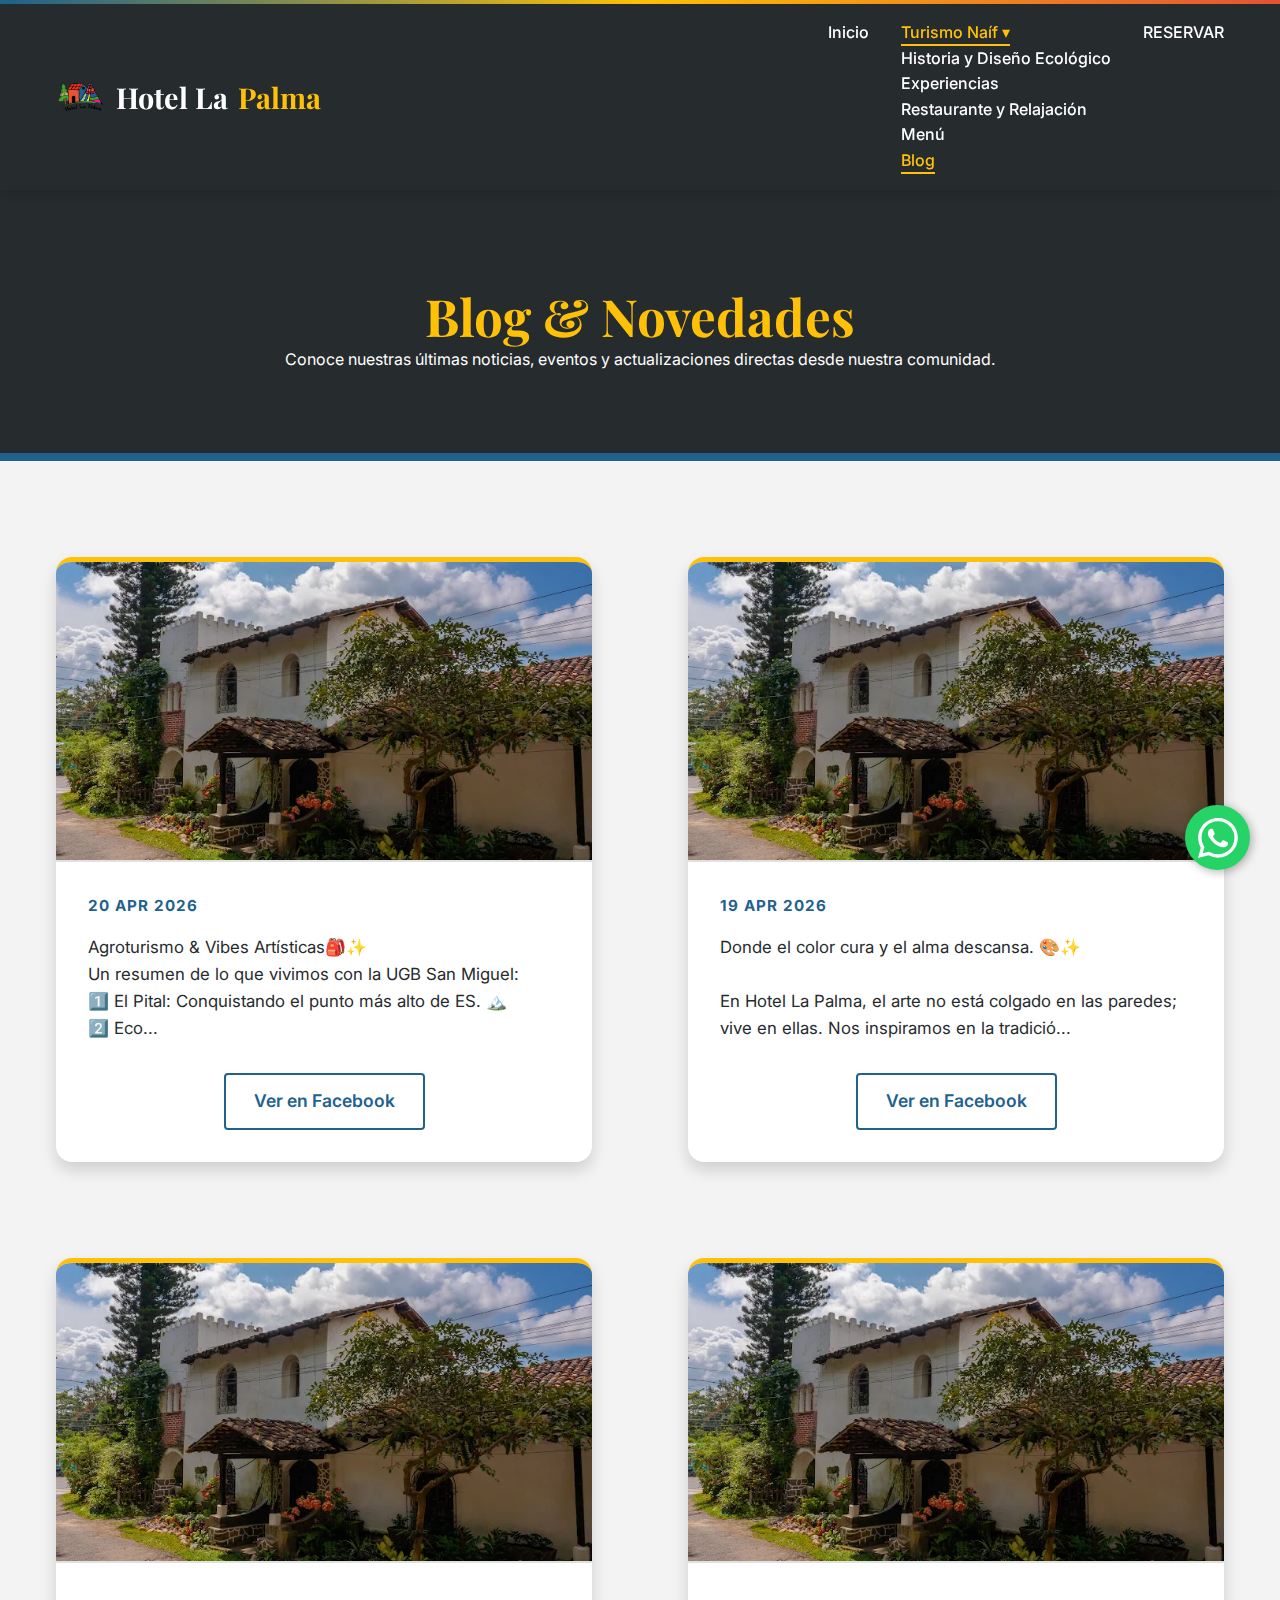
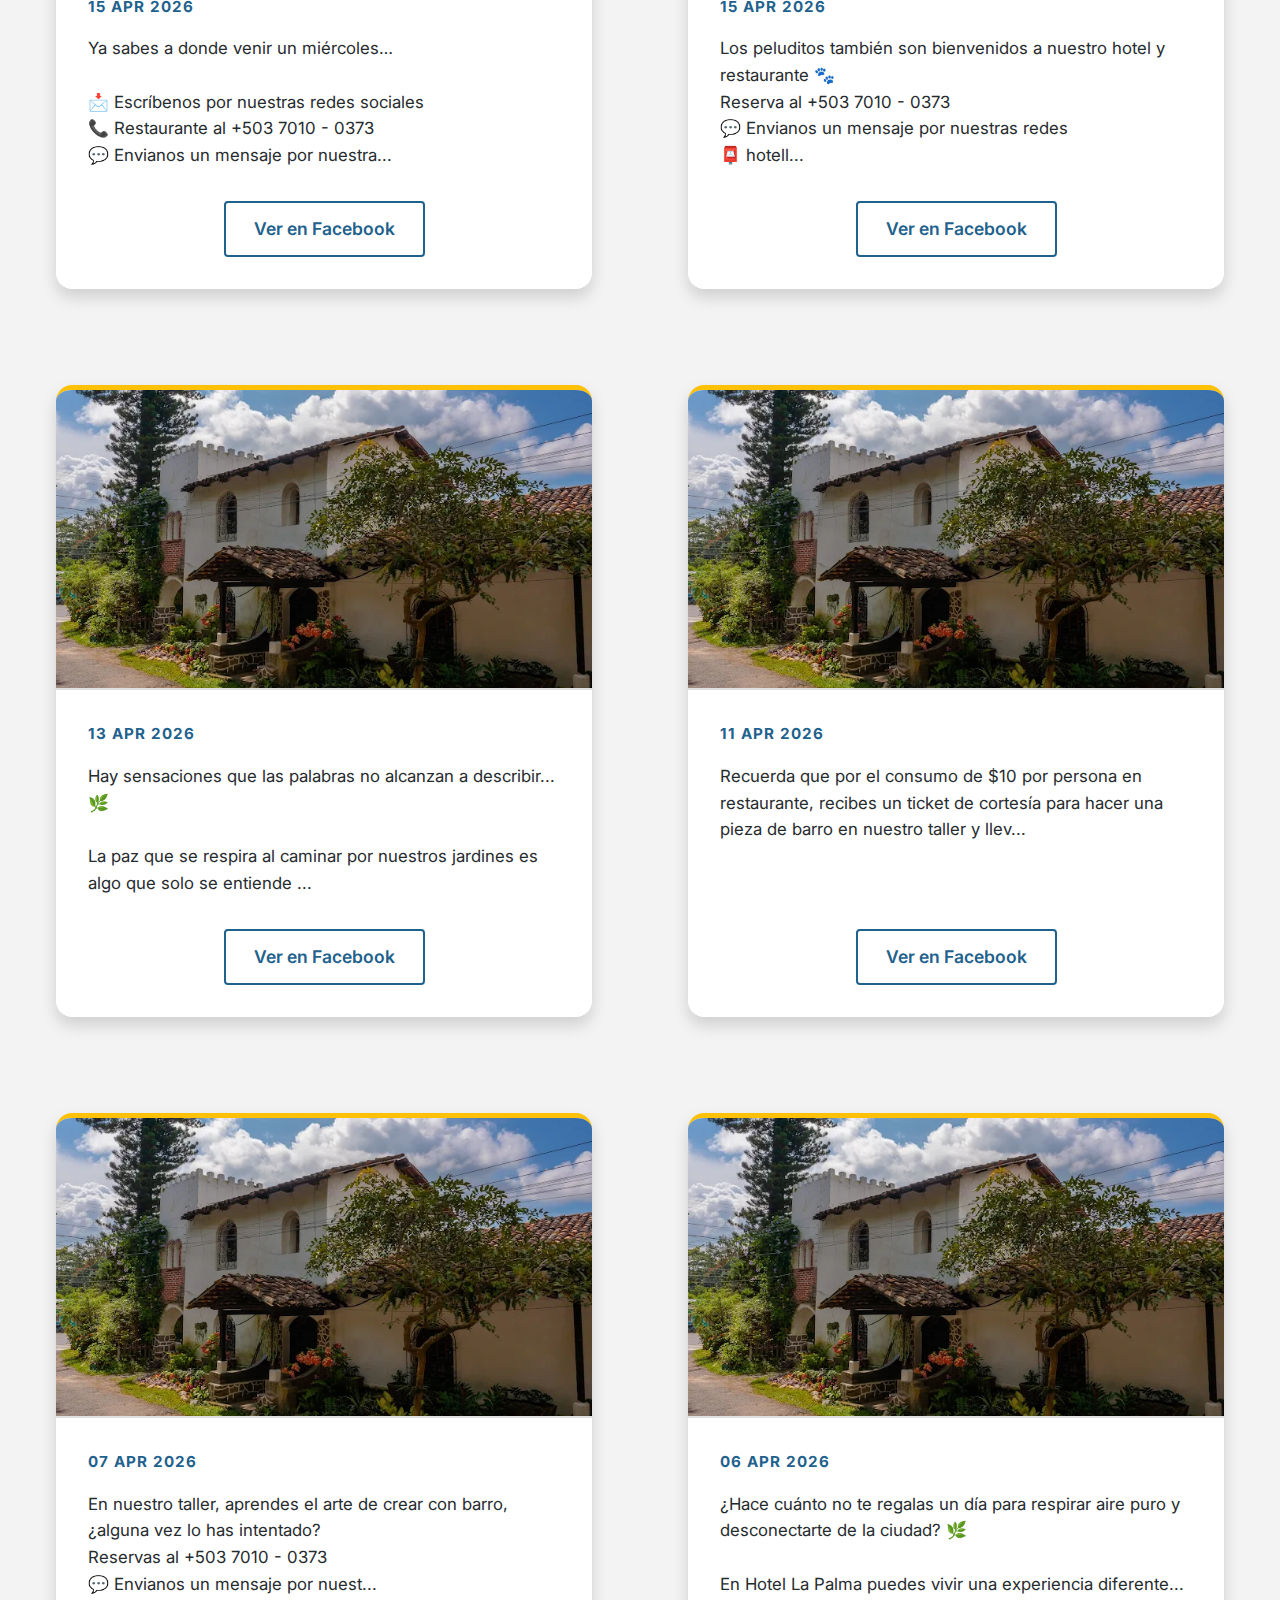
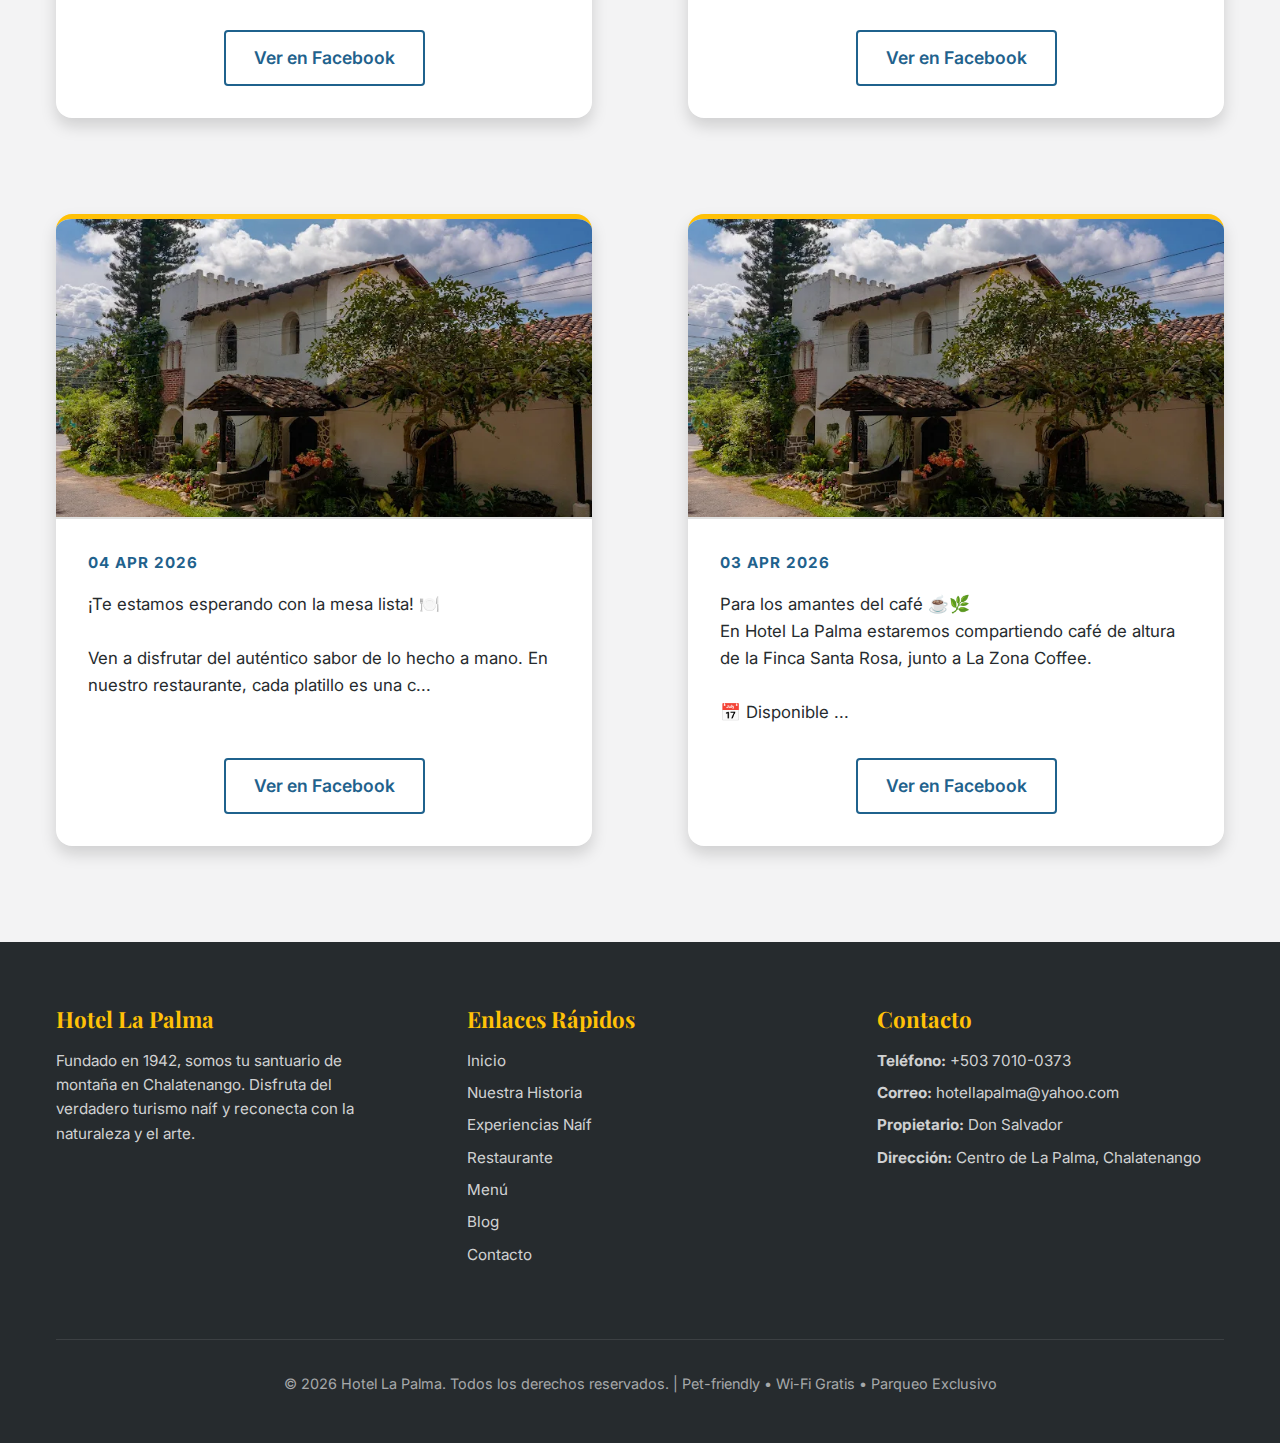
<file: blog.html>
<!DOCTYPE html>
<html lang="es">

<head>
    <meta charset="UTF-8">
    <meta name="viewport" content="width=device-width, initial-scale=1.0">
    <title>Blog | Hotel La Palma</title>
    <meta name="description" content="Entérate de nuestras últimas novedades, experiencias y eventos a través de nuestro blog.">
    <!-- Estilos Globales -->
    <link rel="icon" type="image/png" href="favicon.png">
    <link rel="stylesheet" href="styles.css">

    <!-- CSS Específico para el Blog -->
    <style>
        .page-header {
            background-color: var(--color-earth-dark);
            color: var(--color-text-light);
            text-align: center;
            padding: var(--space-xl) var(--space-sm) var(--space-lg);
            border-bottom: 8px solid var(--color-accent-blue);
        }

        .page-header h1 {
            color: var(--color-accent-yellow);
            font-size: clamp(2rem, 4vw, 3.5rem);
        }

        .blog-grid {
            display: grid;
            grid-template-columns: repeat(auto-fit, minmax(350px, 1fr));
            gap: var(--space-xl);
            padding: var(--space-xl) 0;
        }

        .blog-post {
            background-color: var(--color-bg-white);
            border-radius: var(--radius-lg);
            box-shadow: var(--shadow-lg);
            overflow: hidden;
            border-top: 5px solid var(--color-accent-yellow);
            display: flex;
            flex-direction: column;
            transition: transform 0.3s ease, box-shadow 0.3s ease;
        }

        .blog-post:hover {
            transform: translateY(-5px);
            box-shadow: 0 12px 24px rgba(0,0,0,0.2);
            border-top-color: var(--color-accent-red);
        }

        .blog-image {
            width: 100%;
            height: 300px;
            object-fit: cover;
            border-bottom: 2px solid var(--color-earth-light);
        }

        .blog-content {
            padding: var(--space-md);
            display: flex;
            flex-direction: column;
            flex-grow: 1;
        }

        .blog-date {
            color: var(--color-accent-blue);
            font-size: 0.95rem;
            font-weight: bold;
            margin-bottom: var(--space-sm);
            text-transform: uppercase;
            letter-spacing: 1px;
            display: flex;
            align-items: center;
            gap: 8px;
        }

        .blog-text {
            color: var(--color-earth-dark);
            font-size: 1.05rem;
            line-height: 1.6;
            margin-bottom: var(--space-md);
            flex-grow: 1;
            white-space: pre-wrap;
        }

        .blog-btn-container {
            margin-top: auto;
            text-align: center;
        }
    </style>
</head>

<body class="bg-bg-offwhite">
    <!-- Barra decorativa -->
    <div class="decor-line"></div>

    <!-- Navegación -->
    <nav class="navbar">
        <div class="container">
            <a href="index.html" class="nav-logo">
                <img src="assets/images/logo.png" alt="Hotel La Palma Logo" height="40">
                Hotel La <span>Palma</span>
            </a>
            <button class="mobile-menu-btn" aria-label="Abrir Menú">☰</button>
            <ul class="nav-links">
                <li><a href="index.html">Inicio</a></li>
                <li class="nav-dropdown">
                    <a href="#" class="dropdown-toggle active" onclick="event.preventDefault(); this.parentElement.classList.toggle('active')">Turismo Naíf ▾</a>
                    <ul class="nav-dropdown-content">
                        <li><a href="historia.html">Historia y Diseño Ecológico</a></li>
                        <li><a href="experiencias.html">Experiencias</a></li>
                        <li><a href="restaurante.html">Restaurante y Relajación</a></li>
                        <li><a href="menu_restaurante.html">Menú</a></li>
                        <li><a href="blog.html" class="active">Blog</a></li>
                    </ul>
                </li>
                <li><a href="contacto.html">RESERVAR</a></li>
            </ul>
        </div>
    </nav>

    <!-- Page Header -->
    <header class="page-header">
        <div class="container">
            <h1>Blog & Novedades</h1>
            <p>Conoce nuestras últimas noticias, eventos y actualizaciones directas desde nuestra comunidad.</p>
        </div>
    </header>

    <main class="container">
        <div class="blog-grid">
            <!-- AUTOMATIC_BLOG_INSERTION_POINT -->
            <article class="blog-post">
                <img src="https://www.facebook.com/hotellapalma/posts/pfbid02QtY5aag2WZ8b543XQ8djkCZPZkoXKnoxaWB5kdMnFzJVg36FyUwaLzJC2ej4Lvqfl" alt="Imagen del post" class="blog-image" onerror="this.onerror=null; this.src='2022-07-13.webp';">
                <div class="blog-content">
                    <div class="blog-date">20 Apr 2026</div>
                    <div class="blog-text">Agroturismo & Vibes Artísticas🎒✨
Un resumen de lo que vivimos con la UGB San Miguel:
1️⃣ El Pital: Conquistando el punto más alto de ES. 🏔️
2️⃣ Eco...</div>
                    <div class="blog-btn-container">
                        <a href="https://www.facebook.com/hotellapalma/posts/pfbid02QtY5aag2WZ8b543XQ8djkCZPZkoXKnoxaWB5kdMnFzJVg36FyUwaLzJC2ej4Lvqfl" target="_blank" class="btn btn-outline" style="color: var(--color-accent-blue); border-color: var(--color-accent-blue);">
                            Ver en Facebook
                        </a>
                    </div>
                </div>
            </article>
            <article class="blog-post">
                <img src="https://scontent-atl3-3.xx.fbcdn.net/v/t51.82787-15/670881449_18540171073065600_2557836183735762451_n.jpg?stp=dst-jpg_p526x296_tt6&_nc_cat=110&ccb=1-7&_nc_sid=13d280&_nc_ohc=ZO-TG1EGKsQQ7kNvwHa0QwV&_nc_oc=Adpk6MBfZU-mOcgp-QwS8cUMG_OOMNsDTU-VhrRkBhBuPj5F2WQvzcjbTcJMfGj3Ehs&_nc_zt=23&_nc_ht=scontent-atl3-3.xx&_nc_gid=JtQDi199nW9UBZ0peEndYA&_nc_ss=7a389&oh=00_Af2lCXEvrczxpQfml8kV88wy4Ighlwqz_VfonEWT-omxCg&oe=69EB613B" alt="Imagen del post" class="blog-image" onerror="this.onerror=null; this.src='2022-07-13.webp';">
                <div class="blog-content">
                    <div class="blog-date">19 Apr 2026</div>
                    <div class="blog-text">Donde el color cura y el alma descansa. 🎨✨

En Hotel La Palma, el arte no está colgado en las paredes; vive en ellas. Nos inspiramos en la tradició...</div>
                    <div class="blog-btn-container">
                        <a href="https://www.facebook.com/hotellapalma/posts/pfbid0gt4PD4Y6ahwMY4Cnn4WJReK5zFZrFAyTe7qtq9VoYRJoAE3cvQ9GfuhTpCxwKqW1l" target="_blank" class="btn btn-outline" style="color: var(--color-accent-blue); border-color: var(--color-accent-blue);">
                            Ver en Facebook
                        </a>
                    </div>
                </div>
            </article>
            <article class="blog-post">
                <img src="https://scontent-atl3-3.xx.fbcdn.net/v/t51.71878-10/671109864_913859881277185_1180355056509464155_n.jpg?stp=dst-jpg_s960x960_tt6&_nc_cat=110&ccb=1-7&_nc_sid=5fad0e&_nc_ohc=-JBhLAQDNDwQ7kNvwECEDWf&_nc_oc=Adq60TZdpl7xm0wmpb2JZiOKOoYXL5xRNhQ4Mt78E40bwEhhP-DDkuMeiFe_sax9dyI&_nc_zt=23&_nc_ht=scontent-atl3-3.xx&_nc_gid=JtQDi199nW9UBZ0peEndYA&_nc_ss=7a389&oh=00_Af0BAkJ1QvRxV4SSOGxiiysmzGP2MluFOQ-FCZNLFFBOTg&oe=69EB7480" alt="Imagen del post" class="blog-image" onerror="this.onerror=null; this.src='2022-07-13.webp';">
                <div class="blog-content">
                    <div class="blog-date">15 Apr 2026</div>
                    <div class="blog-text">Ya sabes a donde venir un miércoles…

📩 Escríbenos por nuestras redes sociales 
📞 Restaurante al +503 7010 - 0373
💬 Envianos un mensaje por nuestra...</div>
                    <div class="blog-btn-container">
                        <a href="https://www.facebook.com/reel/1465991584368891/" target="_blank" class="btn btn-outline" style="color: var(--color-accent-blue); border-color: var(--color-accent-blue);">
                            Ver en Facebook
                        </a>
                    </div>
                </div>
            </article>
            <article class="blog-post">
                <img src="https://scontent-iad3-1.xx.fbcdn.net/v/t51.82787-15/669935835_18539373154065600_5344239320931937699_n.jpg?stp=dst-jpg_p526x296_tt6&_nc_cat=104&ccb=1-7&_nc_sid=13d280&_nc_ohc=4N_Y4R1bpasQ7kNvwFQFsal&_nc_oc=AdrLacdRfw_ekO_ra7ssRX1GplTZylhFIx7RUKnGgAXeKuoA42kOM0JIZC1Vy9jsz7U&_nc_zt=23&_nc_ht=scontent-iad3-1.xx&_nc_gid=CJyKKdadcolhFIGUYD2Ttg&_nc_ss=7a389&oh=00_Af3U0moOANeAZBFrtMN456kNLIcKt-7MQIMHzw3uH-cb5w&oe=69EB5934" alt="Imagen del post" class="blog-image" onerror="this.onerror=null; this.src='2022-07-13.webp';">
                <div class="blog-content">
                    <div class="blog-date">15 Apr 2026</div>
                    <div class="blog-text">Los peluditos también son bienvenidos a nuestro hotel y restaurante 🐾
Reserva al +503 7010 - 0373
💬 Envianos un mensaje por nuestras redes
📮 hotell...</div>
                    <div class="blog-btn-container">
                        <a href="https://www.facebook.com/hotellapalma/posts/pfbid0S9VQCRNjvzxMQJRgjWq6YxkmPadk3zcpt37WjqqBWJbF9Kwag2LVCwuhGtSa4xKXl" target="_blank" class="btn btn-outline" style="color: var(--color-accent-blue); border-color: var(--color-accent-blue);">
                            Ver en Facebook
                        </a>
                    </div>
                </div>
            </article>
            <article class="blog-post">
                <img src="https://www.facebook.com/hotellapalma/posts/pfbid02aDnLCEnBM3et3cmbYwCqfNBedWSWsMyHvFxzfWAoZ2doJzJzexHYtjAKM1UB6Yn1l" alt="Imagen del post" class="blog-image" onerror="this.onerror=null; this.src='2022-07-13.webp';">
                <div class="blog-content">
                    <div class="blog-date">13 Apr 2026</div>
                    <div class="blog-text">Hay sensaciones que las palabras no alcanzan a describir... 🌿

La paz que se respira al caminar por nuestros jardines es algo que solo se entiende ...</div>
                    <div class="blog-btn-container">
                        <a href="https://www.facebook.com/hotellapalma/posts/pfbid02aDnLCEnBM3et3cmbYwCqfNBedWSWsMyHvFxzfWAoZ2doJzJzexHYtjAKM1UB6Yn1l" target="_blank" class="btn btn-outline" style="color: var(--color-accent-blue); border-color: var(--color-accent-blue);">
                            Ver en Facebook
                        </a>
                    </div>
                </div>
            </article>
            <article class="blog-post">
                <img src="https://scontent-iad6-1.xx.fbcdn.net/v/t51.71878-10/669793078_1315319413777374_850811337155777142_n.jpg?stp=dst-jpg_s960x960_tt6&_nc_cat=106&ccb=1-7&_nc_sid=5fad0e&_nc_ohc=v4yshY3DJyAQ7kNvwE-S4fW&_nc_oc=Adp3ZIhkQvFZz6BITpf4dssH5TLn44-8h0TcuBJkvVdid4SIPu6mmt6EwAxXVZ6Bmzk&_nc_zt=23&_nc_ht=scontent-iad6-1.xx&_nc_gid=CJyKKdadcolhFIGUYD2Ttg&_nc_ss=7a389&oh=00_Af23J24EYVLSR8bAAoaJ9Gx1S_HbK4XFf45-9A115Q1OLQ&oe=69EB401F" alt="Imagen del post" class="blog-image" onerror="this.onerror=null; this.src='2022-07-13.webp';">
                <div class="blog-content">
                    <div class="blog-date">11 Apr 2026</div>
                    <div class="blog-text">Recuerda que por el consumo de $10 por persona en restaurante, recibes un ticket de cortesía para hacer una pieza de barro en nuestro taller y llev...</div>
                    <div class="blog-btn-container">
                        <a href="https://www.facebook.com/reel/877634308625584/" target="_blank" class="btn btn-outline" style="color: var(--color-accent-blue); border-color: var(--color-accent-blue);">
                            Ver en Facebook
                        </a>
                    </div>
                </div>
            </article>
            <article class="blog-post">
                <img src="https://scontent-dfw6-1.xx.fbcdn.net/v/t51.82787-15/660864708_18537828514065600_7273498989962229087_n.jpg?stp=dst-jpg_p526x296_tt6&_nc_cat=102&ccb=1-7&_nc_sid=13d280&_nc_ohc=N_CtpRWMvJIQ7kNvwFRzIud&_nc_oc=AdoF6Af6uvpRa6TwiGEKd6ru6x6xcShCJ6I_-1InbavoeXoSF8xwltcihJlY4qOEkZI&_nc_zt=23&_nc_ht=scontent-dfw6-1.xx&_nc_gid=4qgqAwplRNzYZ-7f-LlPtQ&_nc_ss=7a389&oh=00_Af0-qUGkXx0_trvHRozeAhlI0XwN-TspNXUMYZmz60bGUQ&oe=69EB76CF" alt="Imagen del post" class="blog-image" onerror="this.onerror=null; this.src='2022-07-13.webp';">
                <div class="blog-content">
                    <div class="blog-date">07 Apr 2026</div>
                    <div class="blog-text">En nuestro taller, aprendes el arte de crear con barro, ¿alguna vez lo has intentado? 
Reservas al +503 7010 - 0373
💬 Envianos un mensaje por nuest...</div>
                    <div class="blog-btn-container">
                        <a href="https://www.facebook.com/hotellapalma/posts/pfbid025fcPxnDxdAqV4xGjMtqwh8rvZpN5qtiYYm9YFqq9qRU3egFxY3N1XbPz7oarZCmQl" target="_blank" class="btn btn-outline" style="color: var(--color-accent-blue); border-color: var(--color-accent-blue);">
                            Ver en Facebook
                        </a>
                    </div>
                </div>
            </article>
            <article class="blog-post">
                <img src="https://www.facebook.com/hotellapalma/posts/pfbid02m8KuxrZidKeSjxjmhtUKm7zRvy1wVhUsnJH1Y4YjAa7bgyWXhEsxatCg8htK4s3el" alt="Imagen del post" class="blog-image" onerror="this.onerror=null; this.src='2022-07-13.webp';">
                <div class="blog-content">
                    <div class="blog-date">06 Apr 2026</div>
                    <div class="blog-text">¿Hace cuánto no te regalas un día para respirar aire puro y desconectarte de la ciudad? 🌿

En Hotel La Palma puedes vivir una experiencia diferente...</div>
                    <div class="blog-btn-container">
                        <a href="https://www.facebook.com/hotellapalma/posts/pfbid02m8KuxrZidKeSjxjmhtUKm7zRvy1wVhUsnJH1Y4YjAa7bgyWXhEsxatCg8htK4s3el" target="_blank" class="btn btn-outline" style="color: var(--color-accent-blue); border-color: var(--color-accent-blue);">
                            Ver en Facebook
                        </a>
                    </div>
                </div>
            </article>
            <article class="blog-post">
                <img src="https://scontent-dfw5-1.xx.fbcdn.net/v/t51.82787-15/661419475_18537159343065600_7381983587448626500_n.jpg?stp=dst-jpg_s720x720_tt6&_nc_cat=110&ccb=1-7&_nc_sid=13d280&_nc_ohc=2ixTBZrkMEoQ7kNvwGd1qAG&_nc_oc=AdqvlQfUVaN77dR4yuoG5AM5bGXMTdFI312mzBIyj5ONEYNyxU97D26lVLtumFW3gls&_nc_zt=23&_nc_ht=scontent-dfw5-1.xx&_nc_gid=4qgqAwplRNzYZ-7f-LlPtQ&_nc_ss=7a389&oh=00_Af0vtHtRfhVL7JIft0QNrEcU9AbuKfy6JCTR7-vipHhQJw&oe=69EB6022" alt="Imagen del post" class="blog-image" onerror="this.onerror=null; this.src='2022-07-13.webp';">
                <div class="blog-content">
                    <div class="blog-date">04 Apr 2026</div>
                    <div class="blog-text">¡Te estamos esperando con la mesa lista! 🍽️

Ven a disfrutar del auténtico sabor de lo hecho a mano. En nuestro restaurante, cada platillo es una c...</div>
                    <div class="blog-btn-container">
                        <a href="https://www.facebook.com/hotellapalma/posts/pfbid0mxvgnGKbBajUbx2jkQHaoAzWaa4mAj3hCuHbedPxHuB1RsCDaDXaVrzLXMhQtTs9l" target="_blank" class="btn btn-outline" style="color: var(--color-accent-blue); border-color: var(--color-accent-blue);">
                            Ver en Facebook
                        </a>
                    </div>
                </div>
            </article>
            <article class="blog-post">
                <img src="https://scontent-den2-1.xx.fbcdn.net/v/t51.71878-10/657845506_701148719723527_5134494724913678470_n.jpg?stp=dst-jpg_s960x960_tt6&_nc_cat=111&ccb=1-7&_nc_sid=5fad0e&_nc_ohc=zxUC-VIogeMQ7kNvwEr4f_m&_nc_oc=AdpqCHFvLdHF67s_hBC-CnWgtcjtesejIJDYeXQg4_xUpo11bARdRM_3tWwJvuQLWdc&_nc_zt=23&_nc_ht=scontent-den2-1.xx&_nc_gid=TjlBr6dVY2enC-Ck8LxZyg&_nc_ss=7a389&oh=00_Af1K-pmoH5W-CX6dKOy1RgguwoxhnRjKkC8-J6RaT2Mk6g&oe=69EB6729" alt="Imagen del post" class="blog-image" onerror="this.onerror=null; this.src='2022-07-13.webp';">
                <div class="blog-content">
                    <div class="blog-date">03 Apr 2026</div>
                    <div class="blog-text">Para los amantes del café ☕🌿
En Hotel La Palma estaremos compartiendo café de altura de la Finca Santa Rosa, junto a La Zona Coffee.

📅 Disponible ...</div>
                    <div class="blog-btn-container">
                        <a href="https://www.facebook.com/reel/1987255475521135/" target="_blank" class="btn btn-outline" style="color: var(--color-accent-blue); border-color: var(--color-accent-blue);">
                            Ver en Facebook
                        </a>
                    </div>
                </div>
            </article>
</div>
    </main>

    <!-- Footer Compartido -->
    <footer class="footer">
        <div class="container">
            <div class="footer-grid">
                <div class="footer-col">
                    <h3>Hotel La Palma</h3>
                    <p>Fundado en 1942, somos tu santuario de montaña en Chalatenango. Disfruta del verdadero turismo
                        naíf y reconecta con la naturaleza y el arte.</p>
                </div>
                <div class="footer-col">
                    <h3>Enlaces Rápidos</h3>
                    <ul>
                        <li><a href="index.html">Inicio</a></li>
                        <li><a href="historia.html">Nuestra Historia</a></li>
                        <li><a href="experiencias.html">Experiencias Naíf</a></li>
                        <li><a href="restaurante.html">Restaurante</a></li>
                        <li><a href="menu_restaurante.html">Menú</a></li>
                        <li><a href="blog.html">Blog</a></li>
                        <li><a href="contacto.html">Contacto</a></li>
                    </ul>
                </div>
                <div class="footer-col">
                    <h3>Contacto</h3>
                    <ul>
                        <li><strong>Teléfono:</strong> +503 7010-0373</li>
                        <li><strong>Correo:</strong> hotellapalma@yahoo.com</li>
                        <li><strong>Propietario:</strong> Don Salvador</li>
                        <li><strong>Dirección:</strong> Centro de La Palma, Chalatenango</li>
                    </ul>
                </div>
            </div>
            <div class="footer-bottom">
                <p>&copy; 2026 Hotel La Palma. Todos los derechos reservados. | Pet-friendly &bull; Wi-Fi Gratis &bull;
                    Parqueo Exclusivo</p>
            </div>
        </div>
    </footer>

    <!-- Script para navegación móvil -->
    <script>
        document.querySelector('.mobile-menu-btn').addEventListener('click', function () {
            document.querySelector('.nav-links').classList.toggle('active');
        });
    </script>

    <!-- Botón Flotante de WhatsApp -->
    <a href="https://wa.me/50370100373?text=Hola%20Hotel%20La%20Palma,%20me%20interesa%20hacer%20una%20reserva." class="whatsapp-float" target="_blank" aria-label="Escríbenos por WhatsApp">
        <svg viewBox="0 0 16 16" class="whatsapp-icon" fill="currentColor" xmlns="http://www.w3.org/2000/svg">
            <path d="M13.601 2.326A7.854 7.854 0 0 0 7.994 0C3.627 0 .068 3.558.064 7.926c0 1.399.366 2.76 1.057 3.965L0 16l4.204-1.102a7.933 7.933 0 0 0 3.79.965h.004c4.368 0 7.926-3.558 7.93-7.93A7.898 7.898 0 0 0 13.6 2.326zM7.994 14.521a6.573 6.573 0 0 1-3.356-.92l-.24-.144-2.494.654.666-2.433-.156-.251a6.56 6.56 0 0 1-1.007-3.505c0-3.626 2.957-6.584 6.591-6.584a6.56 6.56 0 0 1 4.66 1.931 6.557 6.557 0 0 1 1.928 4.66c-.004 3.639-2.961 6.592-6.592 6.592zm3.615-4.934c-.197-.099-1.17-.578-1.353-.646-.182-.065-.315-.099-.445.099-.133.197-.513.646-.627.775-.114.133-.232.148-.43.05-.197-.1-.836-.308-1.592-.985-.59-.525-.985-1.175-1.103-1.372-.114-.198-.011-.304.088-.403.087-.088.197-.232.296-.346.1-.114.133-.198.198-.33.065-.134.034-.248-.015-.347-.05-.099-.445-1.076-.612-1.47-.16-.389-.323-.335-.445-.34-.114-.007-.247-.007-.38-.007a.729.729 0 0 0-.529.247c-.182.198-.691.677-.691 1.654 0 .977.71 1.916.81 2.049.098.133 1.394 2.132 3.383 2.992.47.205.84.326 1.129.418.475.152.904.129 1.246.08.38-.058 1.171-.48 1.338-.943.164-.464.164-.86.114-.943-.049-.084-.182-.133-.38-.232z"/>
        </svg>
    </a>
</body>

</html>
</file>
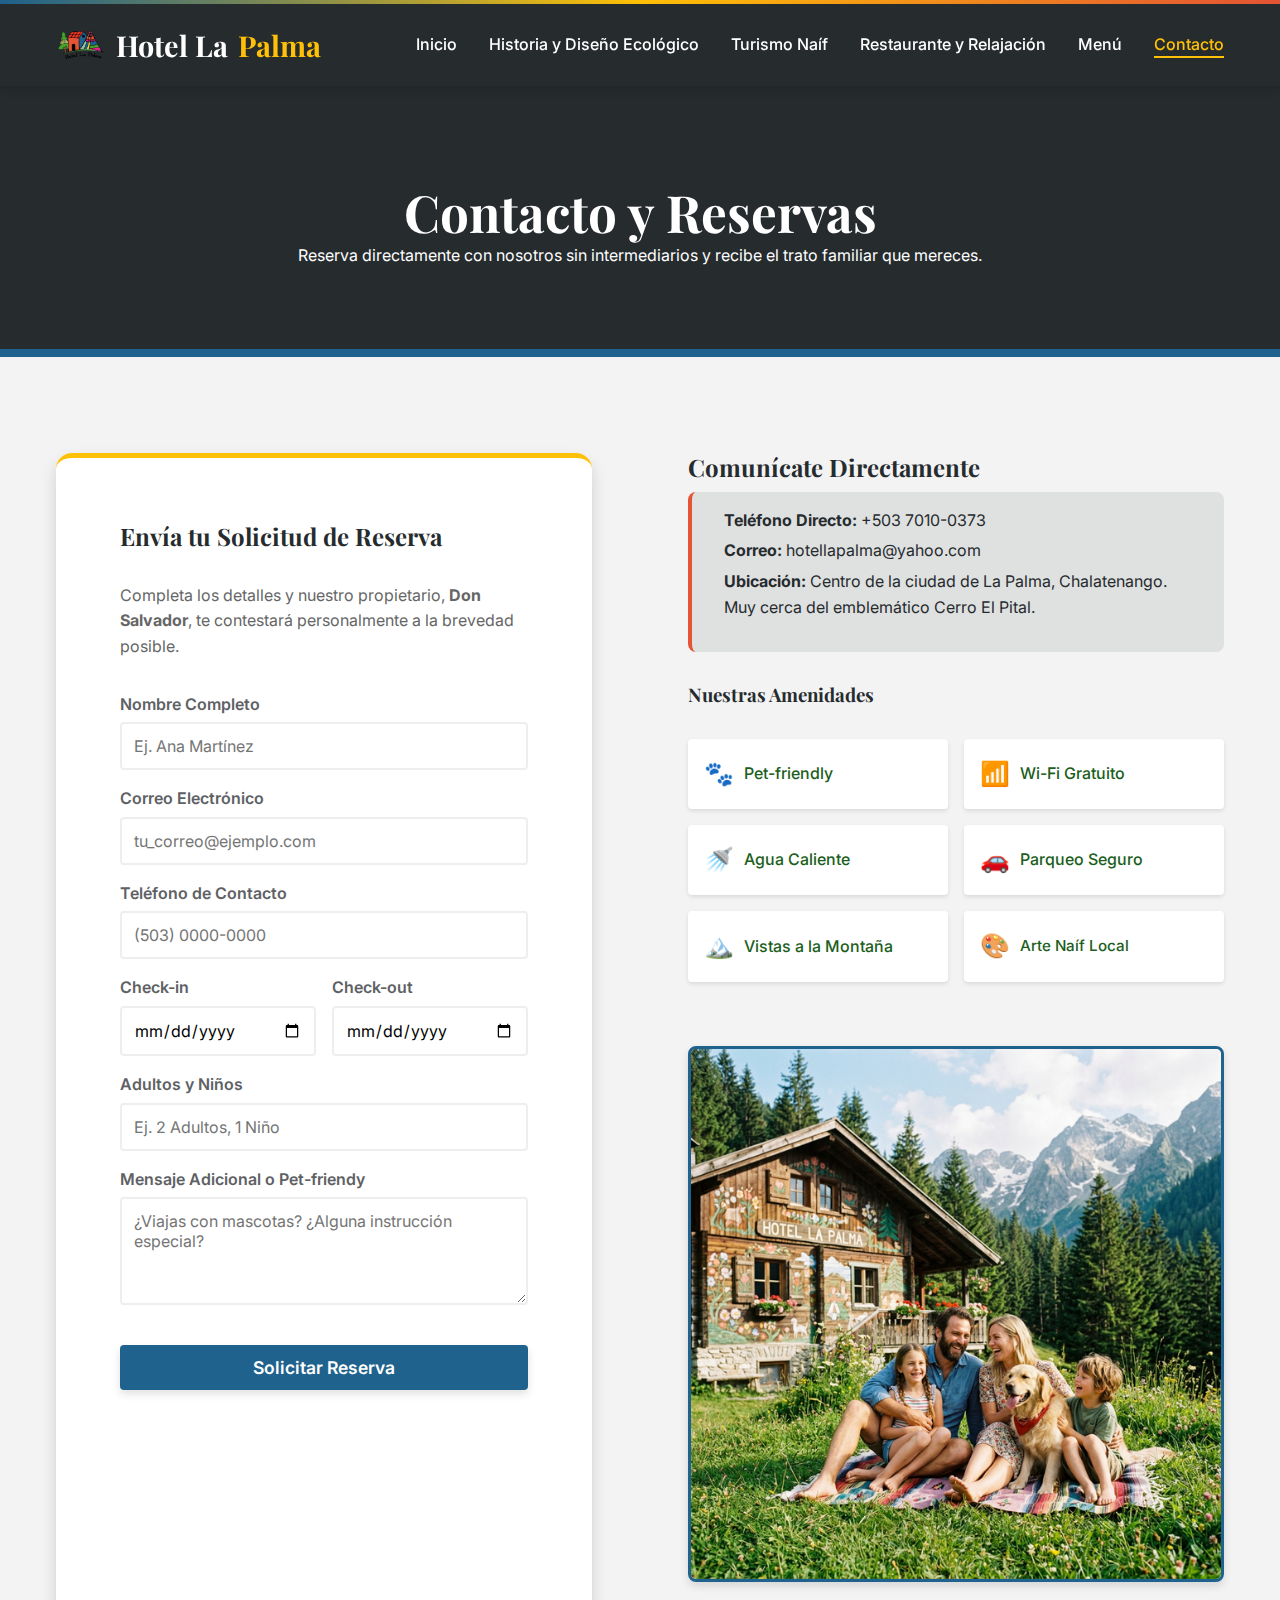
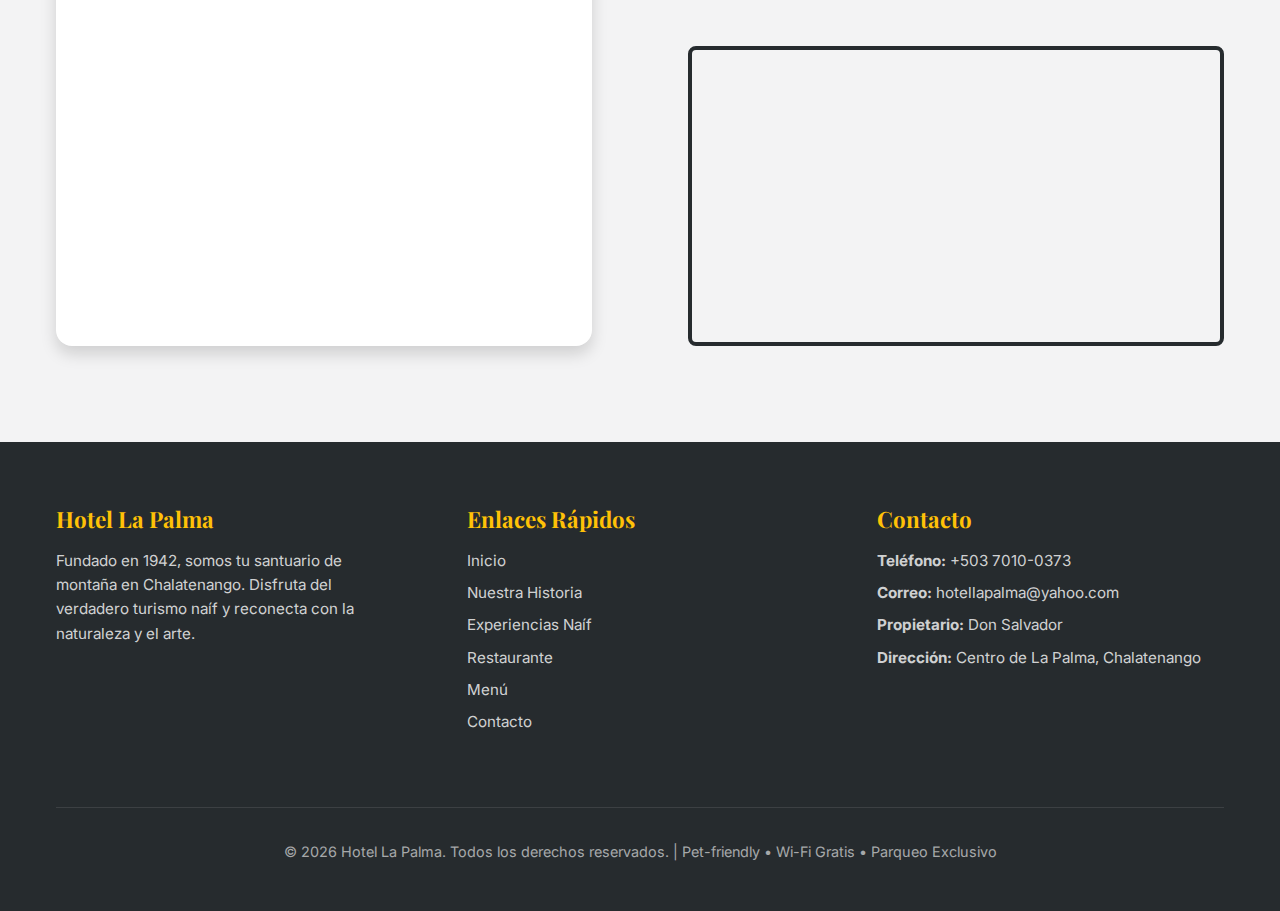
<file: contacto.html>
<!DOCTYPE html>
<html lang="es">

<head>
    <meta charset="UTF-8">
    <meta name="viewport" content="width=device-width, initial-scale=1.0">
    <title>Contacto y Reservas | Hotel La Palma</title>
    <meta name="description"
        content="Reserva directamente con nosotros. Somos pet-friendly, ofrecemos Wi-Fi gratis, agua caliente y parqueo. Contacta a Don Salvador.">
    <link rel="icon" type="image/png" href="favicon.png">
    <link rel="stylesheet" href="styles.css">

    <style>
        .page-header {
            background-color: var(--color-earth-dark);
            color: var(--color-text-light);
            text-align: center;
            padding: var(--space-xl) var(--space-sm) var(--space-lg);
            border-bottom: 8px solid var(--color-accent-blue);
        }

        .page-header h1 {
            color: var(--color-text-light);
            font-size: clamp(2rem, 4vw, 3.5rem);
        }

        .contact-grid {
            display: grid;
            grid-template-columns: 1fr 1fr;
            gap: var(--space-xl);
            padding: var(--space-xl) 0;
        }

        /* Formulario */
        .booking-form {
            background: var(--color-bg-white);
            padding: var(--space-lg);
            border-radius: var(--radius-lg);
            box-shadow: var(--shadow-lg);
            border-top: 5px solid var(--color-accent-yellow);
        }

        .booking-form h2 {
            margin-bottom: var(--space-md);
            color: var(--color-earth-dark);
        }

        .form-group {
            margin-bottom: var(--space-sm);
        }

        .form-label {
            display: block;
            margin-bottom: 5px;
            font-weight: 600;
            color: var(--color-earth-brown);
        }

        .form-control {
            width: 100%;
            padding: 12px;
            border: 2px solid #EEE;
            border-radius: var(--radius-sm);
            font-family: var(--font-body);
            font-size: 1rem;
            transition: border-color 0.3s ease;
        }

        .form-control:focus {
            outline: none;
            border-color: var(--color-accent-blue);
        }

        .form-row {
            display: grid;
            grid-template-columns: 1fr 1fr;
            gap: var(--space-sm);
        }

        /* Información de Contacto y Amenidades */
        .contact-info {
            display: flex;
            flex-direction: column;
            gap: var(--space-md);
        }

        .info-card {
            background-color: var(--color-earth-light);
            border-radius: var(--radius-md);
            padding: var(--space-sm) var(--space-md);
            border-left: 4px solid var(--color-accent-red);
        }

        .amenities-grid {
            display: grid;
            grid-template-columns: repeat(2, 1fr);
            gap: var(--space-sm);
            margin-top: var(--space-md);
        }

        .amenity-item {
            display: flex;
            align-items: center;
            gap: 10px;
            background: var(--color-bg-white);
            padding: var(--space-sm);
            border-radius: var(--radius-sm);
            box-shadow: var(--shadow-sm);
            font-weight: 500;
            color: var(--color-forest-dark);
        }

        .amenity-emoji {
            font-size: 1.5rem;
        }

        .map-container {
            width: 100%;
            height: 300px;
            border-radius: var(--radius-md);
            overflow: hidden;
            margin-top: var(--space-md);
            border: 4px solid var(--color-earth-dark);
        }

        .map-container iframe {
            width: 100%;
            height: 100%;
            border: 0;
        }

        .pet-image {
            width: 100%;
            border-radius: var(--radius-md);
            box-shadow: var(--shadow-md);
            margin-top: var(--space-md);
            border: 3px solid var(--color-accent-blue);
        }


        @media (max-width: 900px) {
            .contact-grid {
                grid-template-columns: 1fr;
            }
        }
    </style>
</head>

<body class="bg-bg-offwhite">
    <!-- Barra decorativa -->
    <div class="decor-line"></div>

    <!-- Navegación -->
    <nav class="navbar">
        <div class="container">
            <a href="index.html" class="nav-logo">
                <img src="assets/images/logo.png" alt="Hotel La Palma Logo" height="40">
                Hotel La <span>Palma</span>
            </a>
            <button class="mobile-menu-btn" aria-label="Abrir Menú">☰</button>
            <ul class="nav-links">
                <li><a href="index.html">Inicio</a></li>
                <li><a href="historia.html">Historia y Diseño Ecológico</a></li>
                <li><a href="experiencias.html">Turismo Naíf</a></li>
                <li><a href="restaurante.html">Restaurante y Relajación</a></li>
                <li><a href="menu_restaurante.html">Menú</a></li>
                <li><a href="contacto.html" class="active">Contacto</a></li>
            </ul>
        </div>
    </nav>

    <!-- Page Header -->
    <header class="page-header">
        <div class="container">
            <h1>Contacto y Reservas</h1>
            <p>Reserva directamente con nosotros sin intermediarios y recibe el trato familiar que mereces.</p>
        </div>
    </header>

    <main class="container">
        <div class="contact-grid">

            <!-- Formulario de Reservas -->
            <div class="booking-form">
                <h2>Envía tu Solicitud de Reserva</h2>
                <p style="margin-bottom: var(--space-md); color: #666;">Completa los detalles y nuestro propietario,
                    <strong>Don Salvador</strong>, te contestará personalmente a la brevedad posible.
                </p>
                <form action="#" method="POST"
                    onsubmit="event.preventDefault(); alert('¡Gracias por tu mensaje! Don Salvador se pondrá en contacto pronto.');">
                    <div class="form-group">
                        <label class="form-label" for="name">Nombre Completo</label>
                        <input type="text" id="name" class="form-control" placeholder="Ej. Ana Martínez" required>
                    </div>
                    <div class="form-group">
                        <label class="form-label" for="email">Correo Electrónico</label>
                        <input type="email" id="email" class="form-control" placeholder="tu_correo@ejemplo.com"
                            required>
                    </div>
                    <div class="form-group">
                        <label class="form-label" for="phone">Teléfono de Contacto</label>
                        <input type="tel" id="phone" class="form-control" placeholder="(503) 0000-0000" required>
                    </div>
                    <div class="form-row">
                        <div class="form-group">
                            <label class="form-label" for="checkin">Check-in</label>
                            <input type="date" id="checkin" class="form-control" required>
                        </div>
                        <div class="form-group">
                            <label class="form-label" for="checkout">Check-out</label>
                            <input type="date" id="checkout" class="form-control" required>
                        </div>
                    </div>
                    <div class="form-group">
                        <label class="form-label" for="guests">Adultos y Niños</label>
                        <input type="number" id="guests" class="form-control" placeholder="Ej. 2 Adultos, 1 Niño"
                            min="1" required>
                    </div>
                    <div class="form-group">
                        <label class="form-label" for="message">Mensaje Adicional o Pet-friendy</label>
                        <textarea id="message" class="form-control" rows="4"
                            placeholder="¿Viajas con mascotas? ¿Alguna instrucción especial?"></textarea>
                    </div>
                    <button type="submit" class="btn btn-primary"
                        style="width: 100%; margin-top: var(--space-sm);">Solicitar Reserva</button>
                </form>
            </div>

            <!-- Información Contacto -->
            <div class="contact-info">
                <div>
                    <h2 style="color: var(--color-earth-dark); font-family: var(--font-heading); margin-bottom: 10px;">
                        Comunícate Directamente</h2>
                    <div class="info-card">
                        <p style="margin-bottom: 5px;"><strong>Teléfono Directo:</strong> +503 7010-0373</p>
                        <p style="margin-bottom: 5px;"><strong>Correo:</strong> hotellapalma@yahoo.com</p>
                        <p><strong>Ubicación:</strong> Centro de la ciudad de La Palma, Chalatenango. Muy cerca del
                            emblemático Cerro El Pital.</p>
                    </div>
                </div>

                <div>
                    <h3 style="color: var(--color-earth-dark); margin-bottom: 10px;">Nuestras Amenidades</h3>
                    <div class="amenities-grid">
                        <div class="amenity-item">
                            <span class="amenity-emoji">🐾</span> Pet-friendly
                        </div>
                        <div class="amenity-item">
                            <span class="amenity-emoji">📶</span> Wi-Fi Gratuito
                        </div>
                        <div class="amenity-item">
                            <span class="amenity-emoji">🚿</span> Agua Caliente
                        </div>
                        <div class="amenity-item">
                            <span class="amenity-emoji">🚗</span> Parqueo Seguro
                        </div>
                        <div class="amenity-item">
                            <span class="amenity-emoji">🏔️</span> Vistas a la Montaña
                        </div>
                        <div class="amenity-item" style="font-size: 0.95rem;">
                            <span class="amenity-emoji">🎨</span> Arte Naíf Local
                        </div>
                    </div>
                </div>

                <!-- Imagen descriptiva de mascotas -->
                <img src="assets/images/pet_family.png"
                    alt="Familia feliz con su mascota relajándose en las áreas verdes del hotel" class="pet-image">

                <!-- Mapa -->
                <div class="map-container">
                    <!-- Mapa de Google Embebido Centrado en Chalatenango / La Palma -->
                    <iframe
                        src="https://www.google.com/maps/embed?pb=!1m18!1m12!1m3!1d15474.3800688469!2d-89.176472!3d14.316823!2m3!1f0!2f0!3f0!3m2!1i1024!2i768!4f13.1!3m3!1m2!1s0x8f62f928eeb318bf%3A0xe96c4ce3439b8bc4!2sLa%20Palma%2C%20El%20Salvador!5e0!3m2!1sen!2sus!4v1701000000000!5m2!1sen!2sus"
                        allowfullscreen="" loading="lazy" referrerpolicy="no-referrer-when-downgrade"></iframe>
                </div>

            </div>

        </div>
    </main>

    <!-- Footer Compartido -->
    <footer class="footer">
        <div class="container">
            <div class="footer-grid">
                <div class="footer-col">
                    <h3>Hotel La Palma</h3>
                    <p>Fundado en 1942, somos tu santuario de montaña en Chalatenango. Disfruta del verdadero turismo
                        naíf y reconecta con la naturaleza y el arte.</p>
                </div>
                <div class="footer-col">
                    <h3>Enlaces Rápidos</h3>
                    <ul>
                        <li><a href="index.html">Inicio</a></li>
                        <li><a href="historia.html">Nuestra Historia</a></li>
                        <li><a href="experiencias.html">Experiencias Naíf</a></li>
                        <li><a href="restaurante.html">Restaurante</a></li>
                        <li><a href="menu_restaurante.html">Menú</a></li>
                        <li><a href="contacto.html">Contacto</a></li>
                    </ul>
                </div>
                <div class="footer-col">
                    <h3>Contacto</h3>
                    <ul>
                        <li><strong>Teléfono:</strong> +503 7010-0373</li>
                        <li><strong>Correo:</strong> hotellapalma@yahoo.com</li>
                        <li><strong>Propietario:</strong> Don Salvador</li>
                        <li><strong>Dirección:</strong> Centro de La Palma, Chalatenango</li>
                    </ul>
                </div>
            </div>
            <div class="footer-bottom">
                <p>&copy; 2026 Hotel La Palma. Todos los derechos reservados. | Pet-friendly &bull; Wi-Fi Gratis &bull;
                    Parqueo Exclusivo</p>
            </div>
        </div>
    </footer>

    <!-- Script para navegación móvil -->
    <script>
        document.querySelector('.mobile-menu-btn').addEventListener('click', function () {
            document.querySelector('.nav-links').classList.toggle('active');
        });
    </script>
</body>

</html>
</file>
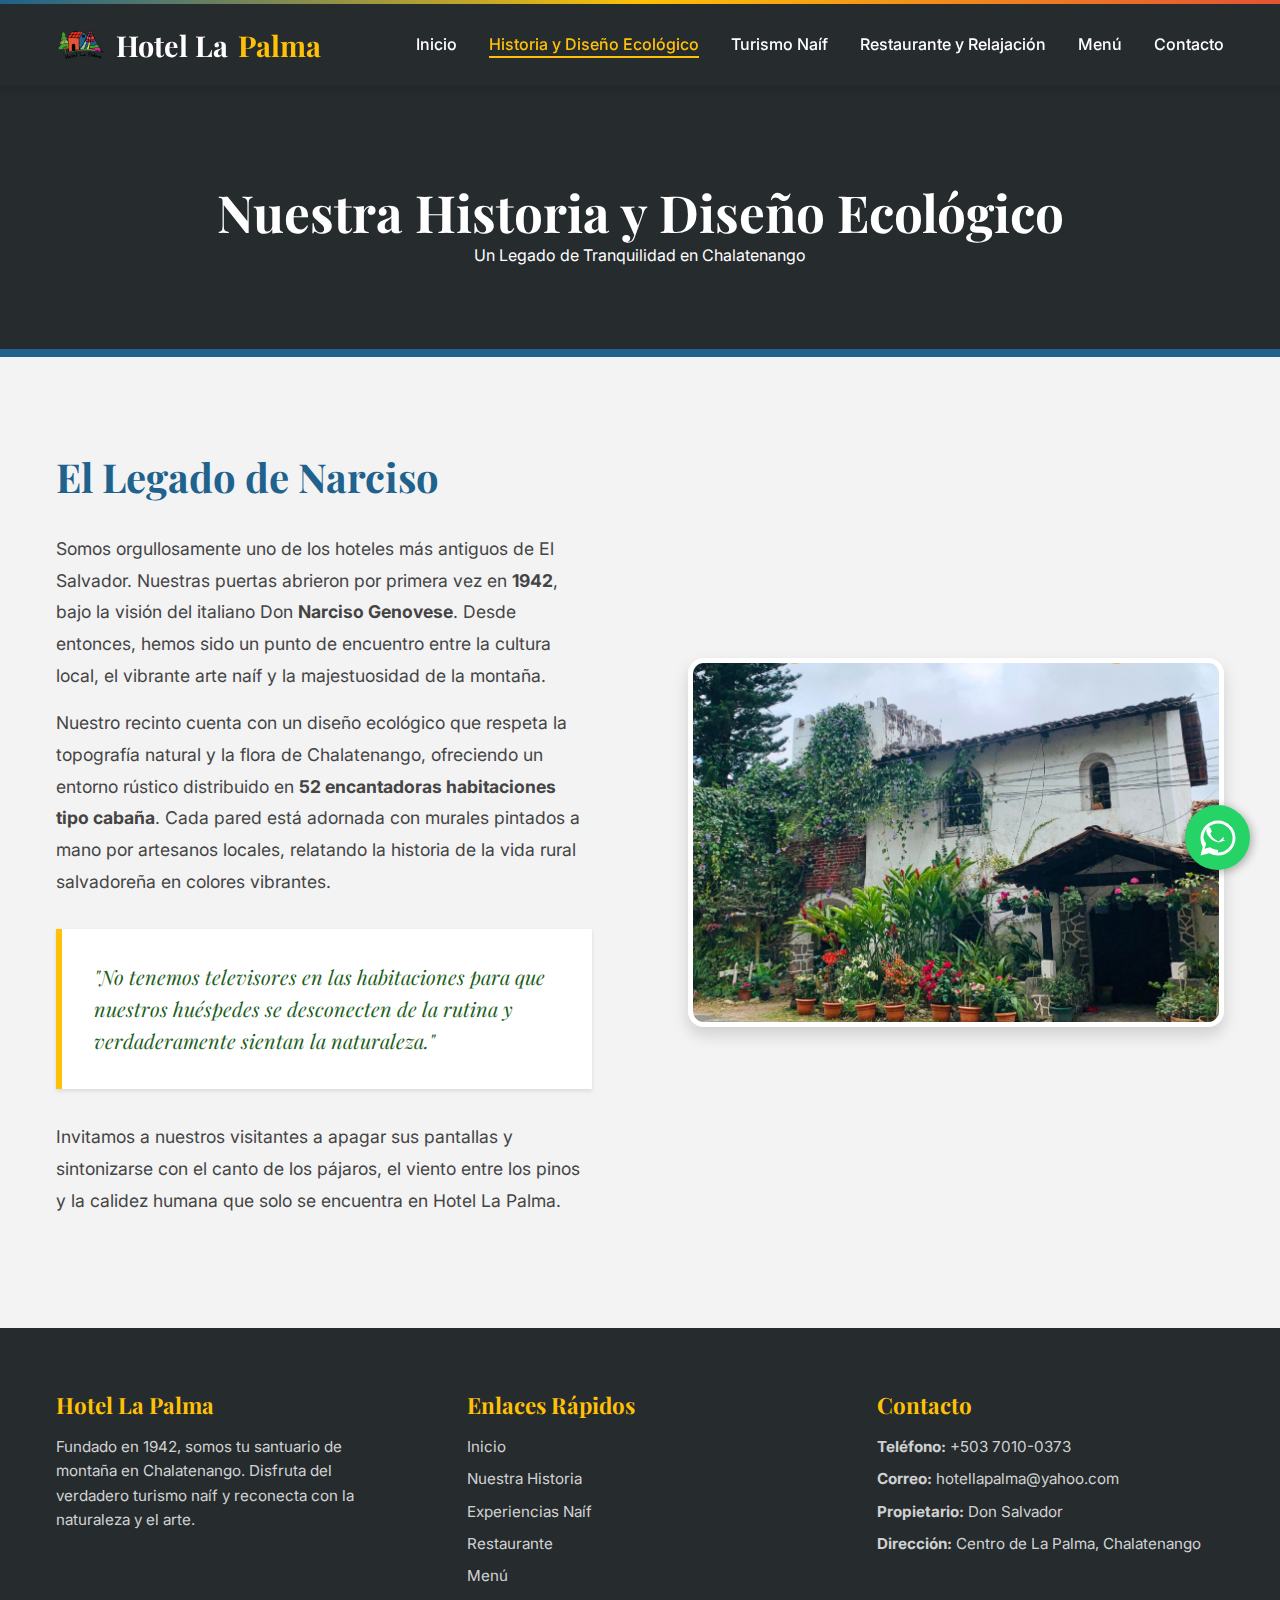
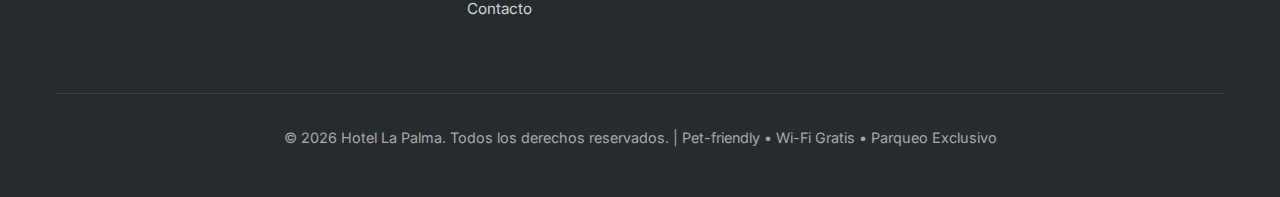
<file: historia.html>
<!DOCTYPE html>
<html lang="es">

<head>
    <meta charset="UTF-8">
    <meta name="viewport" content="width=device-width, initial-scale=1.0">
    <title>Historia y Eco-Diseño | Hotel La Palma</title>
    <meta name="description"
        content="Conoce la historia del Hotel La Palma, fundado en 1942, y nuestra filosofía de desconexión en 52 cabañas de montaña.">
    <link rel="icon" type="image/png" href="favicon.png">
    <link rel="stylesheet" href="styles.css">

    <style>
        .page-header {
            background-color: var(--color-earth-dark);
            color: var(--color-text-light);
            text-align: center;
            padding: var(--space-xl) var(--space-sm) var(--space-lg);
            border-bottom: 8px solid var(--color-accent-blue);
        }

        .page-header h1 {
            color: var(--color-text-light);
            font-size: clamp(2rem, 4vw, 3.5rem);
        }

        .history-section {
            display: grid;
            grid-template-columns: 1fr 1fr;
            gap: var(--space-xl);
            align-items: center;
        }

        .history-text h2 {
            color: var(--color-accent-blue);
            font-size: 2.5rem;
            margin-bottom: var(--space-md);
        }

        .history-text p {
            font-size: 1.1rem;
            color: #444;
            margin-bottom: var(--space-sm);
            line-height: 1.8;
        }

        .history-quote {
            padding: var(--space-md);
            margin: var(--space-md) 0;
            border-left: 6px solid var(--color-accent-yellow);
            background-color: var(--color-bg-white);
            box-shadow: var(--shadow-sm);
            font-family: var(--font-heading);
            font-style: italic;
            font-size: 1.25rem;
            color: var(--color-forest-dark);
        }

        .history-image img {
            width: 100%;
            height: auto;
            border-radius: var(--radius-lg);
            box-shadow: var(--shadow-lg);
            border: 5px solid var(--color-bg-white);
        }

        @media (max-width: 900px) {
            .history-section {
                grid-template-columns: 1fr;
                text-align: center;
            }

            .history-image {
                order: -1;
            }
        }
    </style>
</head>

<body>
    <!-- Barra decorativa -->
    <div class="decor-line"></div>

    <!-- Navegación -->
    <nav class="navbar">
        <div class="container">
            <a href="index.html" class="nav-logo">
                <img src="assets/images/logo.png" alt="Hotel La Palma Logo" height="40">
                Hotel La <span>Palma</span>
            </a>
            <button class="mobile-menu-btn" aria-label="Abrir Menú">☰</button>
            <ul class="nav-links">
                <li><a href="index.html">Inicio</a></li>
                <li><a href="historia.html" class="active">Historia y Diseño Ecológico</a></li>
                <li><a href="experiencias.html">Turismo Naíf</a></li>
                <li><a href="restaurante.html">Restaurante y Relajación</a></li>
                <li><a href="menu_restaurante.html">Menú</a></li>
                <li><a href="contacto.html">Contacto</a></li>
            </ul>
        </div>
    </nav>

    <!-- Page Header -->
    <header class="page-header">
        <div class="container">
            <h1>Nuestra Historia y Diseño Ecológico</h1>
            <p>Un Legado de Tranquilidad en Chalatenango</p>
        </div>
    </header>

    <!-- History Content -->
    <main class="container py-xl bg-bg-offwhite">
        <section class="history-section">
            <div class="history-text">
                <h2>El Legado de Narciso</h2>
                <p>
                    Somos orgullosamente uno de los hoteles más antiguos de El Salvador. Nuestras puertas abrieron por
                    primera vez en <strong>1942</strong>, bajo la visión del italiano Don <strong>Narciso
                        Genovese</strong>. Desde entonces, hemos sido un punto de encuentro entre la cultura local, el
                    vibrante arte naíf y la majestuosidad de la montaña.
                </p>
                <p>
                    Nuestro recinto cuenta con un diseño ecológico que respeta la topografía natural y la flora de
                    Chalatenango, ofreciendo un entorno rústico distribuido en <strong>52 encantadoras habitaciones tipo
                        cabaña</strong>. Cada pared está adornada con murales pintados a mano por artesanos locales,
                    relatando la historia de la vida rural salvadoreña en colores vibrantes.
                </p>

                <div class="history-quote">
                    "No tenemos televisores en las habitaciones para que nuestros huéspedes se desconecten de la rutina
                    y verdaderamente sientan la naturaleza."
                </div>

                <p>
                    Invitamos a nuestros visitantes a apagar sus pantallas y sintonizarse con el canto de los pájaros,
                    el viento entre los pinos y la calidez humana que solo se encuentra en Hotel La Palma.
                </p>
            </div>
            <div class="history-image">
                <img src="assets/images/castillo.jpg"
                    alt="Habitación rústica con murales de arte naíf, iluminada por la luz natural" class="border-naif">
            </div>
        </section>
    </main>

    <!-- Footer Compartido -->
    <footer class="footer">
        <div class="container">
            <div class="footer-grid">
                <div class="footer-col">
                    <h3>Hotel La Palma</h3>
                    <p>Fundado en 1942, somos tu santuario de montaña en Chalatenango. Disfruta del verdadero turismo
                        naíf y reconecta con la naturaleza y el arte.</p>
                </div>
                <div class="footer-col">
                    <h3>Enlaces Rápidos</h3>
                    <ul>
                        <li><a href="index.html">Inicio</a></li>
                        <li><a href="historia.html">Nuestra Historia</a></li>
                        <li><a href="experiencias.html">Experiencias Naíf</a></li>
                        <li><a href="restaurante.html">Restaurante</a></li>
                        <li><a href="menu_restaurante.html">Menú</a></li>
                        <li><a href="contacto.html">Contacto</a></li>
                    </ul>
                </div>
                <div class="footer-col">
                    <h3>Contacto</h3>
                    <ul>
                        <li><strong>Teléfono:</strong> +503 7010-0373</li>
                        <li><strong>Correo:</strong> hotellapalma@yahoo.com</li>
                        <li><strong>Propietario:</strong> Don Salvador</li>
                        <li><strong>Dirección:</strong> Centro de La Palma, Chalatenango</li>
                    </ul>
                </div>
            </div>
            <div class="footer-bottom">
                <p>&copy; 2026 Hotel La Palma. Todos los derechos reservados. | Pet-friendly &bull; Wi-Fi Gratis &bull;
                    Parqueo Exclusivo</p>
            </div>
        </div>
    </footer>

    <!-- Script para navegación móvil -->
    <script>
        document.querySelector('.mobile-menu-btn').addEventListener('click', function () {
            document.querySelector('.nav-links').classList.toggle('active');
        });
    </script>

    <!-- Botón Flotante de WhatsApp -->
    <a href="https://wa.me/50370100373?text=Hola%20Hotel%20La%20Palma,%20me%20interesa%20hacer%20una%20reserva." class="whatsapp-float" target="_blank" aria-label="Escríbenos por WhatsApp">
        <svg viewBox="0 0 32 32" class="whatsapp-icon" xmlns="http://www.w3.org/2000/svg">
            <path d="M16 2.003c-7.72 0-14 6.277-14 14.004 0 2.454.634 4.838 1.83 6.942L2 29.988l7.194-1.886A13.882 13.882 0 0016 30.015c7.72 0 14-6.28 14-14.008S23.72 2.003 16 2.003zm0 23.336c-2.074 0-4.106-.554-5.882-1.61l-.42-.25-4.372 1.147 1.168-4.26-.275-.436A11.666 11.666 0 014.332 16.007c0-6.438 5.238-11.673 11.67-11.673 3.12 0 6.05 1.216 8.256 3.424 2.205 2.207 3.42 5.14 3.42 8.25-.004 6.436-5.24 11.67-11.678 11.67z" fill="currentColor"/>
            <path d="M21.927 18.25c-.322-.16-1.92-.95-2.217-1.06-.296-.108-.512-.16-.728.16-.216.322-.84 1.058-1.033 1.275-.192.215-.384.24-.707.08m-.706.08c-1.455-.73-2.906-1.554-4.22-2.613-1.066-1.008-1.876-2.222-2.315-3.52-.16-.298-.016-.458.145-.618.145-.145.32-.373.48-.56.162-.186.216-.32.324-.533.106-.213.053-.4-.027-.56-.08-.16-.727-1.758-.996-2.404-.265-.63-.535-.544-.73-.553-.187-.01-.4-.012-.616-.012s-.564.08-.86.4c-.295.32-1.127 1.1-1.127 2.68 0 1.58 1.155 3.11 1.315 3.322.162.214 2.268 3.46 5.496 4.85 2.106.9 2.89.97 3.96.815.908-.13 2.607-1.063 2.972-2.09.366-1.028.366-1.907.257-2.09z" fill="currentColor"/>
        </svg>
    </a>
</body>

</html>
</file>
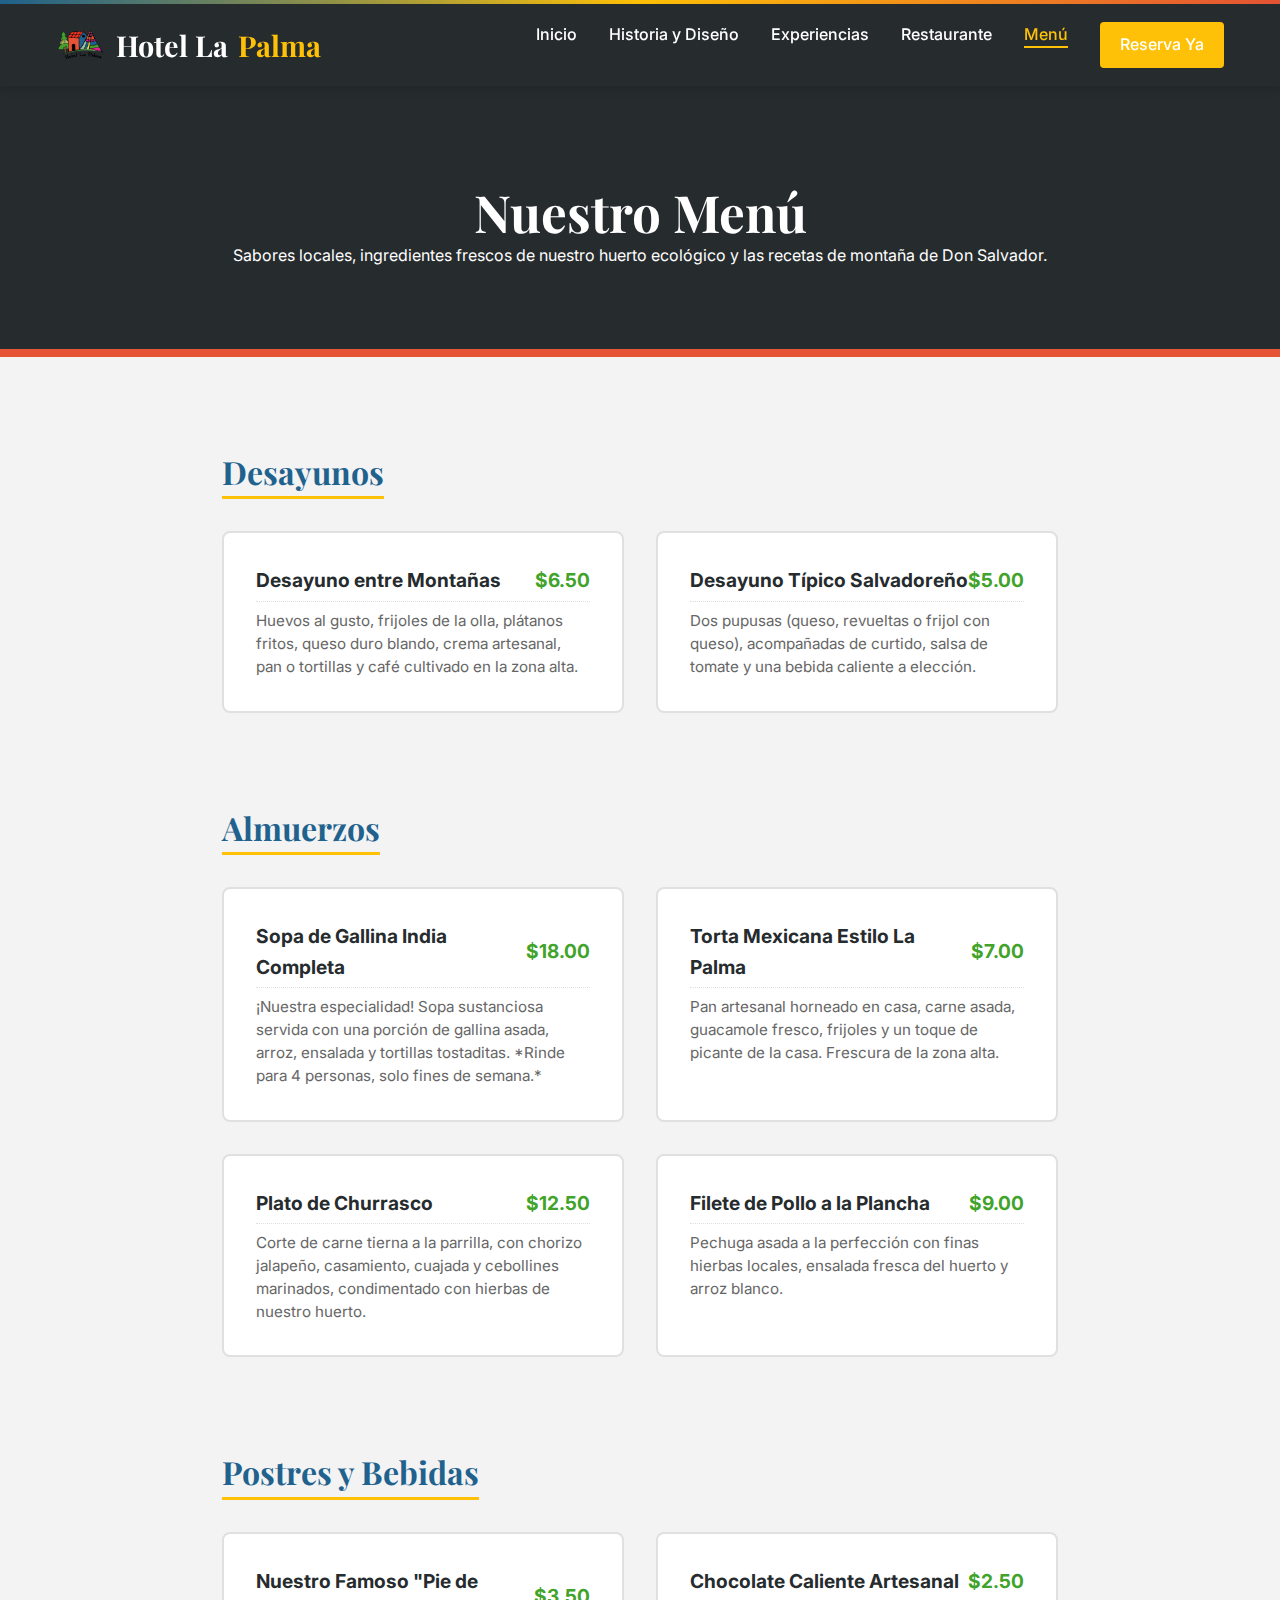
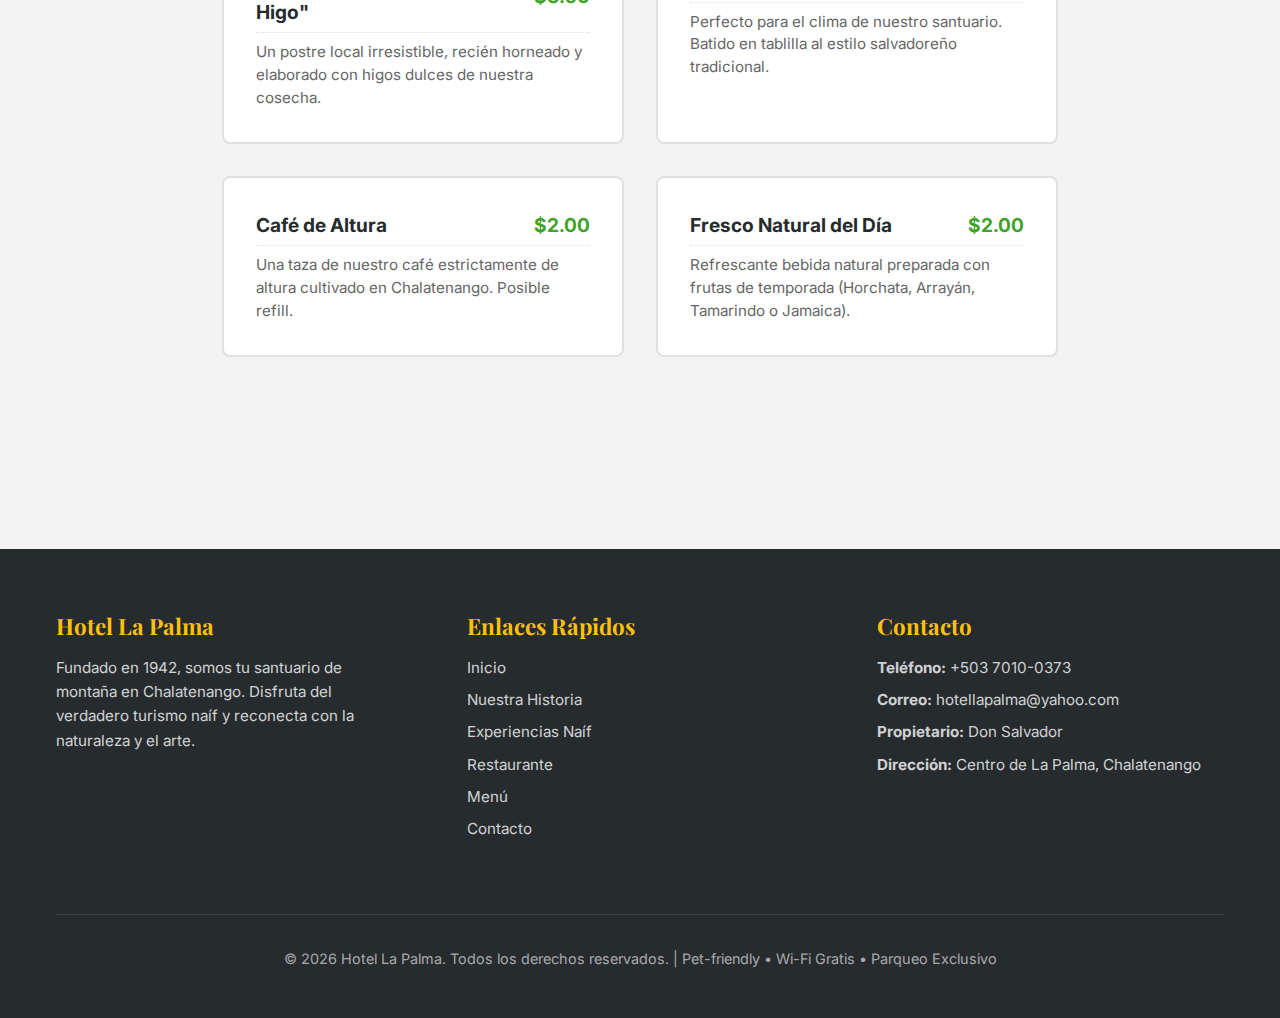
<file: menu_restaurante.html>
<!DOCTYPE html>
<html lang="es">

<head>
    <meta charset="UTF-8">
    <meta name="viewport" content="width=device-width, initial-scale=1.0">
    <title>Menú del Restaurante | Hotel La Palma</title>
    <meta name="description"
        content="Explora el menú de Hotel La Palma. Sopa de gallina india, desayunos entre montañas y nuestro famoso pie de higo.">
    <link rel="icon" type="image/png" href="favicon.png">
    <link rel="stylesheet" href="styles.css">

    <style>
        .page-header {
            background-color: var(--color-earth-dark);
            color: var(--color-text-light);
            text-align: center;
            padding: var(--space-xl) var(--space-sm) var(--space-lg);
            border-bottom: 8px solid var(--color-accent-red);
        }

        .page-header h1 {
            color: var(--color-text-light);
            font-size: clamp(2rem, 4vw, 3.5rem);
        }

        .menu-container {
            max-width: 900px;
            margin: 0 auto;
            padding: var(--space-xl) var(--space-md);
        }

        .menu-category {
            margin-bottom: var(--space-xl);
        }

        .menu-category-title {
            color: var(--color-accent-blue);
            font-size: 2rem;
            border-bottom: 3px solid var(--color-accent-yellow);
            display: inline-block;
            margin-bottom: var(--space-md);
            padding-bottom: 5px;
            font-family: var(--font-heading);
        }

        .menu-items {
            display: grid;
            grid-template-columns: 1fr 1fr;
            gap: var(--space-md);
        }

        @media (max-width: 768px) {
            .menu-items {
                grid-template-columns: 1fr;
            }
        }

        .menu-item {
            background: var(--color-bg-white);
            border: 2px solid var(--color-earth-light);
            border-radius: var(--radius-md);
            padding: var(--space-md);
            display: flex;
            flex-direction: column;
            transition: transform 0.3s ease, box-shadow 0.3s ease;
        }

        .menu-item:hover {
            transform: translateY(-5px);
            box-shadow: var(--shadow-md);
            border-color: var(--color-accent-yellow);
        }

        .menu-item-header {
            display: flex;
            justify-content: space-between;
            align-items: center;
            margin-bottom: var(--space-xs);
            border-bottom: 1px dotted var(--color-earth-light);
            padding-bottom: 5px;
        }

        .menu-item-title {
            font-weight: bold;
            color: var(--color-earth-dark);
            font-size: 1.2rem;
        }

        .menu-item-price {
            color: var(--color-forest-green);
            font-weight: bold;
            font-size: 1.2rem;
        }

        .menu-item-desc {
            color: #666;
            font-size: 0.95rem;
            line-height: 1.5;
        }
    </style>
</head>

<body>
    <!-- Barra decorativa -->
    <div class="decor-line"></div>

    <!-- Navegación -->
    <nav class="navbar">
        <div class="container">
            <a href="index.html" class="nav-logo">
                <img src="assets/images/logo.png" alt="Hotel La Palma Logo" height="40">
                Hotel La <span>Palma</span>
            </a>
            <button class="mobile-menu-btn" aria-label="Abrir Menú">☰</button>
            <ul class="nav-links">
                <li><a href="index.html">Inicio</a></li>
                <li><a href="historia.html">Historia y Diseño</a></li>
                <li><a href="experiencias.html">Experiencias</a></li>
                <li><a href="restaurante.html">Restaurante</a></li>
                <li><a href="menu_restaurante.html" class="active">Menú</a></li>
                <li><a href="contacto.html" class="btn btn-secondary" style="padding: 10px 20px;">Reserva Ya</a></li>
            </ul>
        </div>
    </nav>

    <!-- Header -->
    <header class="page-header">
        <h1>Nuestro Menú</h1>
        <p>Sabores locales, ingredientes frescos de nuestro huerto ecológico y las recetas de montaña de Don Salvador.
        </p>
    </header>

    <!-- Main Content -->
    <main class="menu-container">

        <section class="menu-category">
            <h2 class="menu-category-title">Desayunos</h2>
            <div class="menu-items">
                <div class="menu-item">
                    <div class="menu-item-header">
                        <span class="menu-item-title">Desayuno entre Montañas</span>
                        <span class="menu-item-price">$6.50</span>
                    </div>
                    <div class="menu-item-desc">Huevos al gusto, frijoles de la olla, plátanos fritos, queso duro
                        blando, crema artesanal, pan o tortillas y café cultivado en la zona alta.</div>
                </div>
                <div class="menu-item">
                    <div class="menu-item-header">
                        <span class="menu-item-title">Desayuno Típico Salvadoreño</span>
                        <span class="menu-item-price">$5.00</span>
                    </div>
                    <div class="menu-item-desc">Dos pupusas (queso, revueltas o frijol con queso), acompañadas de
                        curtido, salsa de tomate y una bebida caliente a elección.</div>
                </div>
            </div>
        </section>

        <section class="menu-category">
            <h2 class="menu-category-title">Almuerzos</h2>
            <div class="menu-items">
                <div class="menu-item">
                    <div class="menu-item-header">
                        <span class="menu-item-title">Sopa de Gallina India Completa</span>
                        <span class="menu-item-price">$18.00</span>
                    </div>
                    <div class="menu-item-desc">¡Nuestra especialidad! Sopa sustanciosa servida con una porción de
                        gallina asada, arroz, ensalada y tortillas tostaditas. *Rinde para 4 personas, solo fines de
                        semana.*</div>
                </div>
                <div class="menu-item">
                    <div class="menu-item-header">
                        <span class="menu-item-title">Torta Mexicana Estilo La Palma</span>
                        <span class="menu-item-price">$7.00</span>
                    </div>
                    <div class="menu-item-desc">Pan artesanal horneado en casa, carne asada, guacamole fresco, frijoles
                        y un toque de picante de la casa. Frescura de la zona alta.</div>
                </div>
                <div class="menu-item">
                    <div class="menu-item-header">
                        <span class="menu-item-title">Plato de Churrasco</span>
                        <span class="menu-item-price">$12.50</span>
                    </div>
                    <div class="menu-item-desc">Corte de carne tierna a la parrilla, con chorizo jalapeño, casamiento,
                        cuajada y cebollines marinados, condimentado con hierbas de nuestro huerto.</div>
                </div>
                <div class="menu-item">
                    <div class="menu-item-header">
                        <span class="menu-item-title">Filete de Pollo a la Plancha</span>
                        <span class="menu-item-price">$9.00</span>
                    </div>
                    <div class="menu-item-desc">Pechuga asada a la perfección con finas hierbas locales, ensalada fresca
                        del huerto y arroz blanco.</div>
                </div>
            </div>
        </section>

        <section class="menu-category">
            <h2 class="menu-category-title">Postres y Bebidas</h2>
            <div class="menu-items">
                <div class="menu-item">
                    <div class="menu-item-header">
                        <span class="menu-item-title">Nuestro Famoso "Pie de Higo"</span>
                        <span class="menu-item-price">$3.50</span>
                    </div>
                    <div class="menu-item-desc">Un postre local irresistible, recién horneado y elaborado con higos
                        dulces de nuestra cosecha.</div>
                </div>
                <div class="menu-item">
                    <div class="menu-item-header">
                        <span class="menu-item-title">Chocolate Caliente Artesanal</span>
                        <span class="menu-item-price">$2.50</span>
                    </div>
                    <div class="menu-item-desc">Perfecto para el clima de nuestro santuario. Batido en tablilla al
                        estilo salvadoreño tradicional.</div>
                </div>
                <div class="menu-item">
                    <div class="menu-item-header">
                        <span class="menu-item-title">Café de Altura</span>
                        <span class="menu-item-price">$2.00</span>
                    </div>
                    <div class="menu-item-desc">Una taza de nuestro café estrictamente de altura cultivado en
                        Chalatenango. Posible refill.</div>
                </div>
                <div class="menu-item">
                    <div class="menu-item-header">
                        <span class="menu-item-title">Fresco Natural del Día</span>
                        <span class="menu-item-price">$2.00</span>
                    </div>
                    <div class="menu-item-desc">Refrescante bebida natural preparada con frutas de temporada (Horchata,
                        Arrayán, Tamarindo o Jamaica).</div>
                </div>
            </div>
        </section>

    </main>

    <!-- Footer Compartido -->
    <footer class="footer">
        <div class="container">
            <div class="footer-grid">
                <div class="footer-col">
                    <h3>Hotel La Palma</h3>
                    <p>Fundado en 1942, somos tu santuario de montaña en Chalatenango. Disfruta del verdadero turismo
                        naíf y reconecta con la naturaleza y el arte.</p>
                </div>
                <div class="footer-col">
                    <h3>Enlaces Rápidos</h3>
                    <ul>
                        <li><a href="index.html">Inicio</a></li>
                        <li><a href="historia.html">Nuestra Historia</a></li>
                        <li><a href="experiencias.html">Experiencias Naíf</a></li>
                        <li><a href="restaurante.html">Restaurante</a></li>
                        <li><a href="menu_restaurante.html">Menú</a></li>
                        <li><a href="contacto.html">Contacto</a></li>
                    </ul>
                </div>
                <div class="footer-col">
                    <h3>Contacto</h3>
                    <ul>
                        <li><strong>Teléfono:</strong> +503 7010-0373</li>
                        <li><strong>Correo:</strong> hotellapalma@yahoo.com</li>
                        <li><strong>Propietario:</strong> Don Salvador</li>
                        <li><strong>Dirección:</strong> Centro de La Palma, Chalatenango</li>
                    </ul>
                </div>
            </div>
            <div class="footer-bottom">
                <p>&copy; 2026 Hotel La Palma. Todos los derechos reservados. | Pet-friendly &bull; Wi-Fi Gratis &bull;
                    Parqueo Exclusivo</p>
            </div>
        </div>
    </footer>

    <!-- Script para navegación móvil -->
    <script>
        document.querySelector('.mobile-menu-btn').addEventListener('click', function () {
            document.querySelector('.nav-links').classList.toggle('active');
        });
    </script>
</body>

</html>
</file>
<file: styles.css>
/* Hotel La Palma - Global CSS */
@import url('https://fonts.googleapis.com/css2?family=Inter:ital,opsz,wght@0,14..32,100..900;1,14..32,100..900&family=Playfair+Display:ital,wght@0,400..900;1,400..900&display=swap');

:root {
  /* Earth Tones - Forest & Wood */
  --color-earth-dark: #262b2e;
  /* Dark Slate from logo */
  --color-earth-brown: #5e6164;
  /* Mid Grey/Slate */
  --color-earth-light: #dfe0e0;
  /* Light Grey */
  --color-forest-dark: #1B5E20;
  /* Deep Pine Green */
  --color-forest-green: #41a32a;
  /* Green from logo */
  --color-forest-light: #E8F5E9;
  /* Soft Green Background */

  /* Bright Accents - Naif Art Murals */
  --color-accent-blue: #1f628d;
  /* Blue from logo */
  --color-accent-yellow: #FFC107;
  --color-accent-red: #e55435;
  /* Orange/Red from logo */

  /* Neutrals */
  --color-text-dark: #262b2e;
  --color-text-light: #ffffff;
  --color-bg-white: #ffffff;
  --color-bg-offwhite: #f3f3f4;

  /* Typography */
  --font-heading: 'Playfair Display', serif;
  --font-body: 'Inter', sans-serif;

  /* Shadows & Radius */
  --shadow-sm: 0 2px 4px rgba(0, 0, 0, 0.1);
  --shadow-md: 0 4px 8px rgba(0, 0, 0, 0.12);
  --shadow-lg: 0 8px 16px rgba(0, 0, 0, 0.15);
  --radius-sm: 4px;
  --radius-md: 8px;
  --radius-lg: 16px;

  /* Spacing */
  --space-xs: 0.5rem;
  --space-sm: 1rem;
  --space-md: 2rem;
  --space-lg: 4rem;
  --space-xl: 6rem;
}

* {
  margin: 0;
  padding: 0;
  box-sizing: border-box;
}

body {
  font-family: var(--font-body);
  color: var(--color-text-dark);
  background-color: var(--color-bg-offwhite);
  line-height: 1.6;
  overflow-x: hidden;
}

h1,
h2,
h3,
h4,
h5,
h6 {
  font-family: var(--font-heading);
  color: var(--color-earth-dark);
  font-weight: 700;
  line-height: 1.2;
}

p {
  margin-bottom: var(--space-sm);
}

a {
  text-decoration: none;
  color: inherit;
  transition: color 0.3s ease;
}

img {
  max-width: 100%;
  height: auto;
  display: block;
}

/* Utilities */
.container {
  width: 100%;
  max-width: 1200px;
  margin: 0 auto;
  padding: 0 var(--space-sm);
}

.text-center {
  text-align: center;
}

.mt-lg {
  margin-top: var(--space-lg);
}

.mb-lg {
  margin-bottom: var(--space-lg);
}

.py-lg {
  padding-top: var(--space-lg);
  padding-bottom: var(--space-lg);
}

.py-xl {
  padding-top: var(--space-xl);
  padding-bottom: var(--space-xl);
}

.bg-earth {
  background-color: var(--color-earth-brown);
  color: var(--color-text-light);
}

.bg-forest {
  background-color: var(--color-forest-dark);
  color: var(--color-text-light);
}

.bg-light-forest {
  background-color: var(--color-forest-light);
  color: var(--color-text-dark);
}

.bg-earth-light {
  background-color: var(--color-earth-light);
  color: var(--color-text-dark);
}

/* Buttons */
.btn {
  display: inline-block;
  padding: 12px 28px;
  font-family: var(--font-body);
  font-weight: 600;
  font-size: 1.1rem;
  border-radius: var(--radius-sm);
  cursor: pointer;
  transition: all 0.3s ease;
  border: none;
  text-align: center;
}

.btn-primary {
  background-color: var(--color-accent-blue);
  color: var(--color-text-light);
  box-shadow: var(--shadow-md);
}

.btn-primary:hover {
  background-color: #1565C0;
  transform: translateY(-2px);
  box-shadow: var(--shadow-lg);
}

.btn-secondary {
  background-color: var(--color-accent-yellow);
  color: var(--color-text-dark);
}

.btn-secondary:hover {
  background-color: #FFB300;
  transform: translateY(-2px);
}

.btn-outline {
  background-color: transparent;
  border: 2px solid var(--color-text-light);
  color: var(--color-text-light);
}

.btn-outline:hover {
  background-color: var(--color-text-light);
  color: var(--color-earth-dark);
}

/* Navbar */
.navbar {
  background-color: var(--color-earth-dark);
  padding: var(--space-sm) 0;
  position: sticky;
  top: 0;
  z-index: 1000;
  box-shadow: var(--shadow-md);
}

.navbar .container {
  display: flex;
  justify-content: space-between;
  align-items: center;
}

.nav-logo {
  font-family: var(--font-heading);
  font-size: 1.8rem;
  color: var(--color-text-light);
  font-weight: 700;
  display: flex;
  align-items: center;
  gap: 10px;
}

.nav-logo img {
  height: 50px;
  width: auto;
}

.nav-logo span {
  color: var(--color-accent-yellow);
}

.nav-links {
  display: flex;
  list-style: none;
  gap: var(--space-md);
}

.nav-links img.nav-icon {
  width: 24px;
  height: 24px;
  filter: brightness(0) invert(1);
}

.nav-links a {
  color: var(--color-text-light);
  font-weight: 500;
  font-size: 1rem;
  position: relative;
  transition: color 0.3s ease;
}

.nav-links a:hover,
.nav-links a.active {
  color: var(--color-accent-yellow);
}

.nav-links a::after {
  content: '';
  position: absolute;
  width: 0;
  height: 2px;
  bottom: -4px;
  left: 0;
  background-color: var(--color-accent-yellow);
  transition: width 0.3s ease;
}

.nav-links a:hover::after,
.nav-links a.active::after {
  width: 100%;
}

.mobile-menu-btn {
  display: none;
  background: none;
  border: none;
  color: var(--color-text-light);
  font-size: 1.5rem;
  cursor: pointer;
}

/* Footer */
.footer {
  background-color: var(--color-earth-dark);
  color: var(--color-text-light);
  padding: var(--space-lg) 0 var(--space-md);
}

.footer-grid {
  display: grid;
  grid-template-columns: repeat(auto-fit, minmax(250px, 1fr));
  gap: var(--space-lg);
  margin-bottom: var(--space-lg);
}

.footer-col h3 {
  color: var(--color-accent-yellow);
  margin-bottom: var(--space-sm);
  font-size: 1.4rem;
}

.footer-col p,
.footer-col ul {
  color: rgba(255, 255, 255, 0.8);
  font-size: 0.95rem;
}

.footer-col ul {
  list-style: none;
}

.footer-col ul li {
  margin-bottom: var(--space-xs);
}

.footer-col ul a:hover {
  color: var(--color-accent-yellow);
}

.footer-bottom {
  text-align: center;
  padding-top: var(--space-md);
  border-top: 1px solid rgba(255, 255, 255, 0.1);
  color: rgba(255, 255, 255, 0.6);
  font-size: 0.9rem;
}

/* Decorative Naif Elements (Global) */
.decor-line {
  height: 4px;
  width: 100%;
  background: linear-gradient(90deg, var(--color-accent-blue) 0%, var(--color-accent-yellow) 50%, var(--color-accent-red) 100%);
  display: block;
}

/* Accent Borders */
.border-naif {
  border: 4px solid var(--color-accent-blue);
  border-radius: var(--radius-md);
  box-shadow: 4px 4px 0 var(--color-accent-red);
}

/* Responsive */
@media (max-width: 768px) {
  .nav-links {
    display: none;
    /* Mobile menu hidden by default */
    flex-direction: column;
    position: absolute;
    top: 100%;
    left: 0;
    width: 100%;
    background-color: var(--color-earth-dark);
    padding: var(--space-sm);
    box-shadow: var(--shadow-md);
  }

  .nav-links.active {
    display: flex;
  }

  .mobile-menu-btn {
    display: block;
  }

  .py-xl {
    padding-top: var(--space-lg);
    padding-bottom: var(--space-lg);
  }
}

/* Carousel Styles */
.section-title {
  text-align: center;
  margin-bottom: var(--space-md);
  color: var(--color-earth-dark);
  font-family: var(--font-heading);
}

.carousel-container {
  position: relative;
  max-width: 1000px;
  margin: 0 auto;
  overflow: hidden;
  padding: 0 50px;
}

.carousel-track {
  display: flex;
  transition: transform 0.5s ease-in-out;
  gap: var(--space-md);
}

.carousel-slide {
  flex: 0 0 calc(33.333% - var(--space-md));
  background-color: var(--color-bg-white);
  border-radius: var(--radius-md);
  box-shadow: var(--shadow-md);
  overflow: hidden;
  display: flex;
  flex-direction: column;
  border-top: 4px solid var(--color-accent-blue);
  min-width: 0;
  box-sizing: border-box;
}

.carousel-slide img {
  width: 100%;
  height: 200px;
  object-fit: cover;
}

.carousel-slide-content {
  padding: var(--space-sm);
  display: flex;
  flex-direction: column;
  flex-grow: 1;
}

.carousel-slide-content .post-date {
  font-size: 0.8rem;
  color: #777;
  margin-bottom: var(--space-xs);
}

.carousel-slide-content p {
  font-size: 0.9rem;
  color: var(--color-earth-dark);
  flex-grow: 1;
  margin-bottom: var(--space-sm);
  display: -webkit-box;
  -webkit-line-clamp: 4;
  -webkit-box-orient: vertical;
  overflow: hidden;
}

.carousel-btn {
  position: absolute;
  top: 50%;
  transform: translateY(-50%);
  background-color: var(--color-accent-yellow);
  color: var(--color-earth-dark);
  border: none;
  width: 40px;
  height: 40px;
  border-radius: 50%;
  font-size: 1.5rem;
  font-weight: bold;
  cursor: pointer;
  z-index: 10;
  box-shadow: var(--shadow-md);
  display: flex;
  align-items: center;
  justify-content: center;
  transition: background-color 0.3s ease;
}

.carousel-btn:hover {
  background-color: #FFB300;
}

.prev-btn {
  left: 0;
}

.next-btn {
  right: 0;
}

@media (max-width: 900px) {
  .carousel-slide {
    flex: 0 0 calc(50% - var(--space-md));
  }
}

@media (max-width: 600px) {
  .carousel-slide {
    flex: 0 0 100%;
  }

  .carousel-container {
    padding: 0 50px;
  }
}
/* Botón Flotante WhatsApp */
.whatsapp-float {
    position: fixed;
    width: 65px;
    height: 65px;
    bottom: 30px;
    right: 30px;
    background-color: #25d366;
    color: white;
    border-radius: 50%;
    display: flex;
    justify-content: center;
    align-items: center;
    box-shadow: 2px 2px 10px rgba(0,0,0,0.3);
    z-index: 1000;
    transition: transform 0.3s ease, background-color 0.3s ease, box-shadow 0.3s ease;
}

.whatsapp-float:hover {
    background-color: #20b858;
    transform: translateY(-5px) scale(1.05);
    box-shadow: 2px 5px 15px rgba(0,0,0,0.4);
}

.whatsapp-icon {
    width: 40px;
    height: 40px;
    fill: white;
}
</file>
